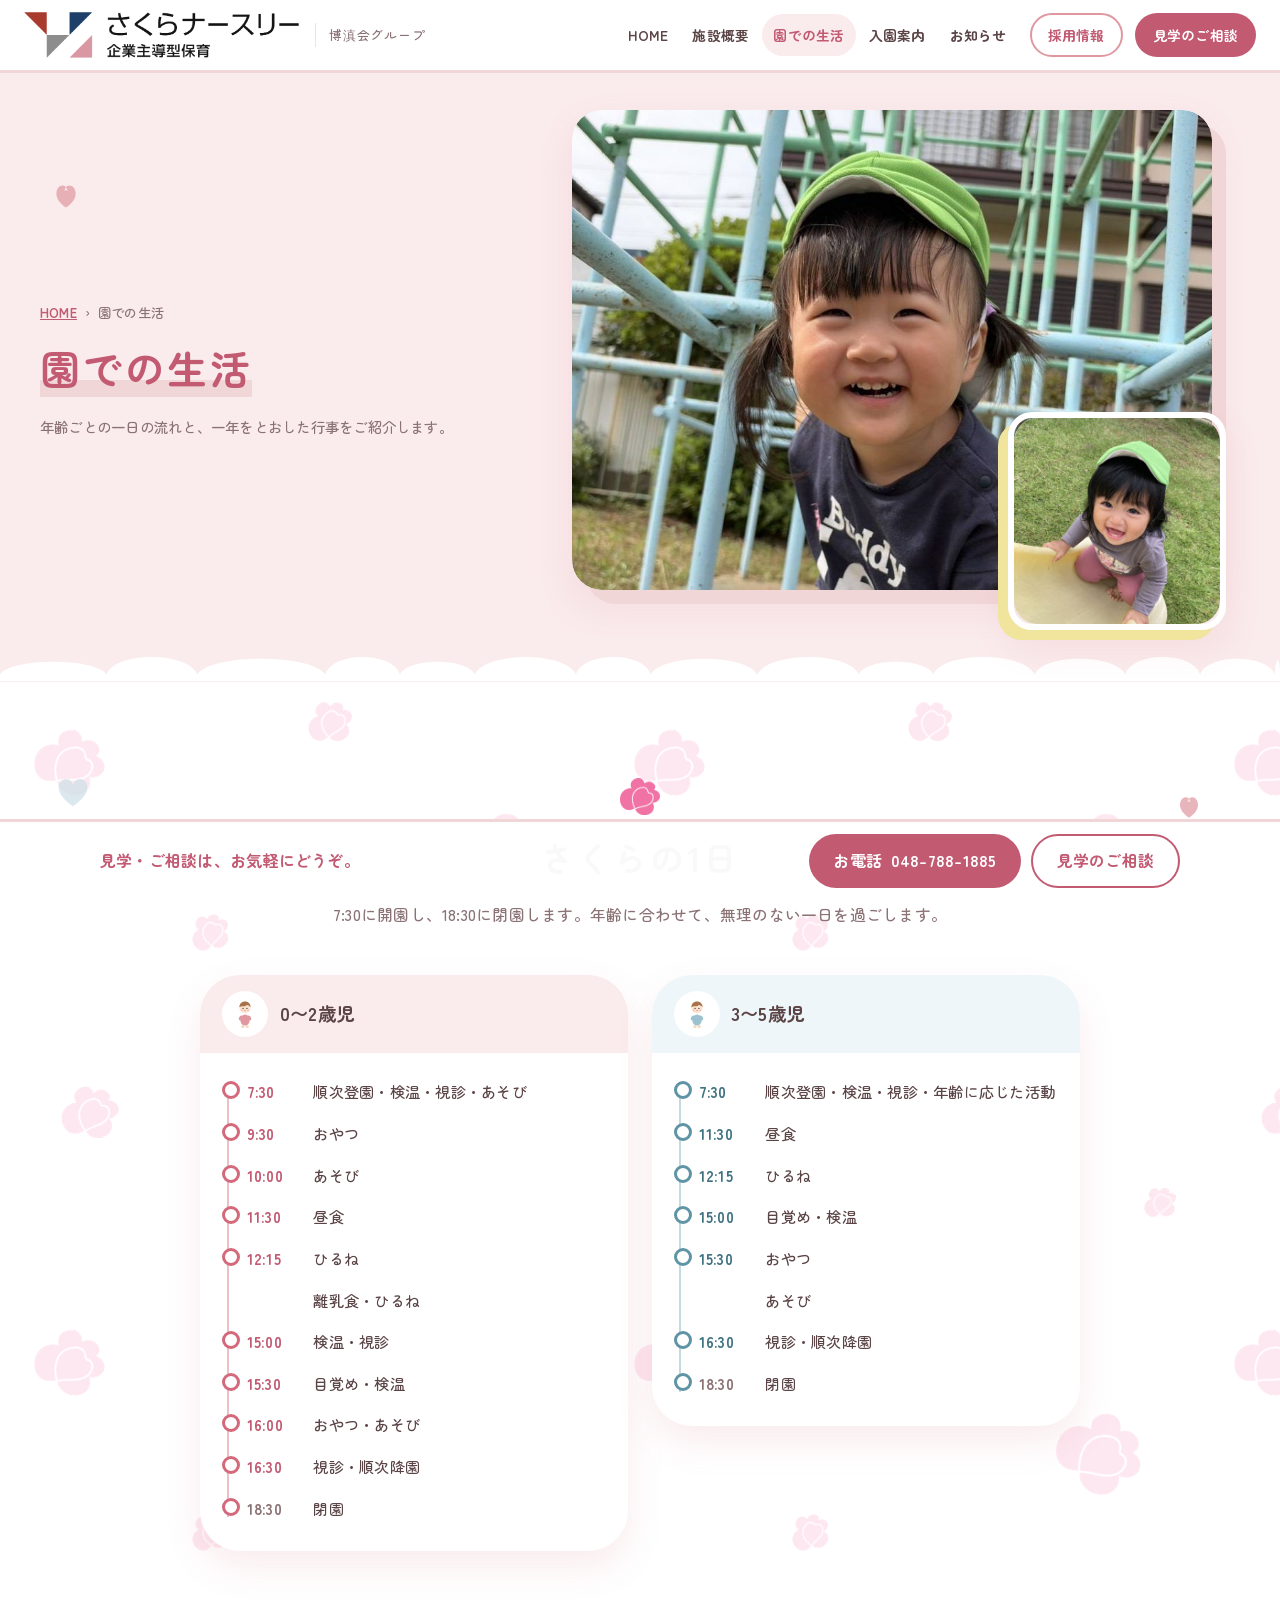
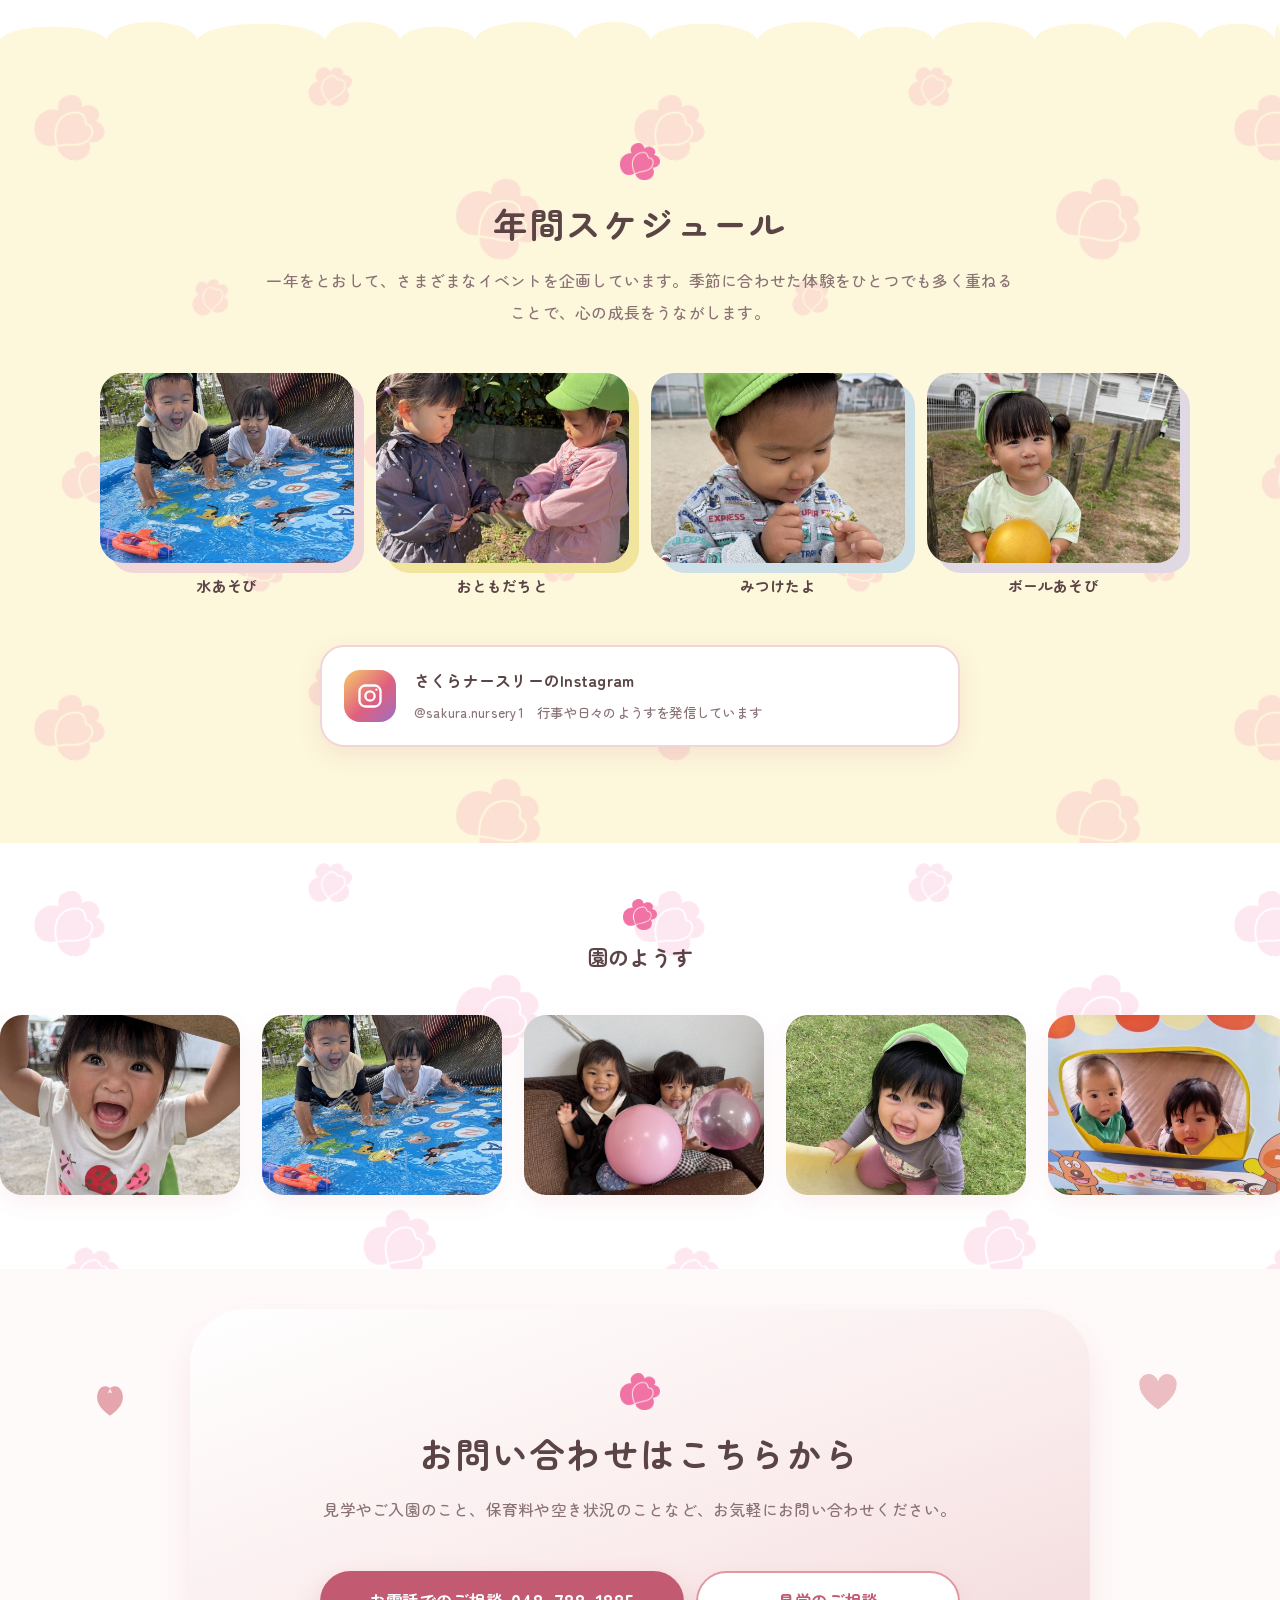
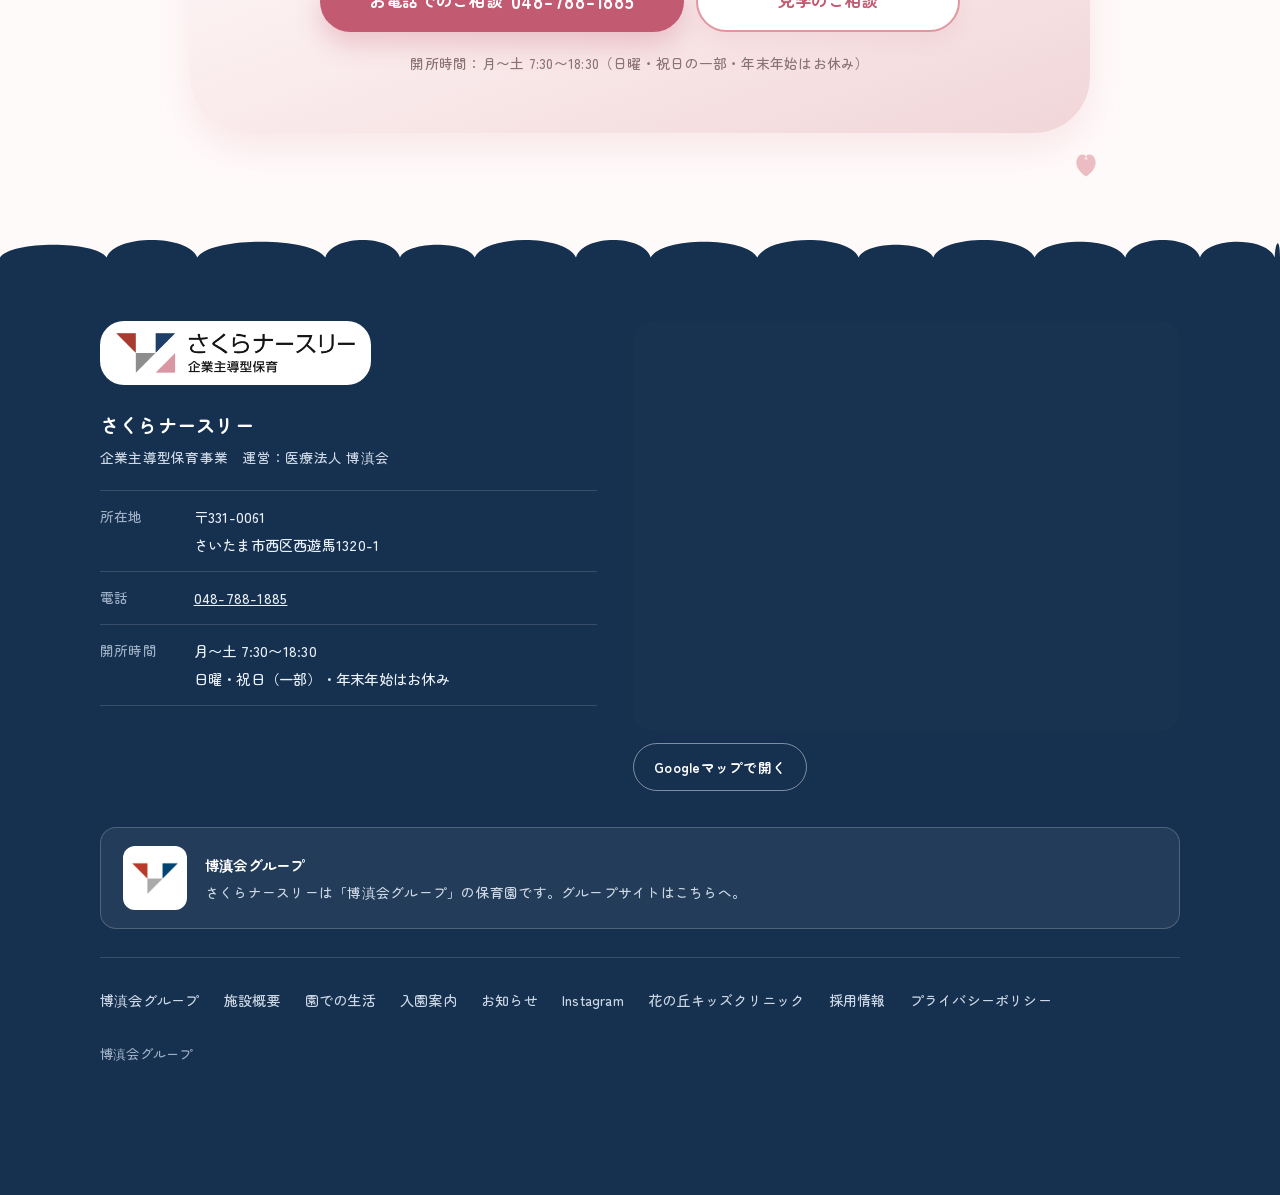
<file: life.html>
﻿<!DOCTYPE html>
<html lang="ja">
<head>
<meta charset="UTF-8">
<meta name="viewport" content="width=device-width, initial-scale=1">
<title>園での生活｜さくらナースリー｜博滇会グループ</title>
<!-- ★お試し公開のあいだは検索結果に出ないようにしています。本番公開のときはこの1行を削除してください★ -->
<meta name="robots" content="noindex,nofollow">
<meta name="description" content="さくらナースリー（さいたま市西区西遊馬）は、博滇会グループが運営する企業主導型保育園です。6か月から就学前まで、定員19名。月〜土 7:30〜18:30。見学はご予約制で承っております。">
<link rel="preconnect" href="https://fonts.googleapis.com">
<link rel="preconnect" href="https://fonts.gstatic.com" crossorigin>
<link href="https://fonts.googleapis.com/css2?family=Zen+Maru+Gothic:wght@500;700&display=swap" rel="stylesheet">
<link href="https://fonts.googleapis.com/css2?family=Zen+Kurenaido&display=swap&text=%E3%80%81%E3%80%82%E3%81%8F%E3%81%90%E3%81%A7%E3%81%AA%E3%81%AF%E3%81%BF%E3%82%80%E3%82%93%E4%BF%9D%E5%9C%92%E5%9C%B0%E5%9F%9F%E8%82%B2" rel="stylesheet">
<link rel="stylesheet" href="style.css?v=202610301545">
</head>
<body>
<!--
  さくらナースリー（博滇会グループ）　5ページ版　2026-10-19
  中身は博滇会サイトの今のページ（hakushinkai.jp/facilities/sakura/）を移しています。
  デザインは西遊馬保育園のリニューアル版と同じ作りです。
  ★写真は今の博滇会サイトのアドレスのまま読み込んでいます。
  ★1枚目の一行「地域みんなで、はぐくむ保育園。」は案です。
-->
<svg width="0" height="0" style="position:absolute" aria-hidden="true">
  <defs>
    <symbol id="i-heart" viewBox="0 0 24 24"><path d="M12 20.5S3.5 15.2 3.5 9.6A4.3 4.3 0 0 1 12 7.5a4.3 4.3 0 0 1 8.5 2.1c0 5.6-8.5 10.9-8.5 10.9z" fill="currentColor"/></symbol>
    <symbol id="i-petal" viewBox="0 0 24 24"><path d="M12 22C6 18 3.5 13.5 4.5 9 5.4 5 8.5 3 12 5.5 15.5 3 18.6 5 19.5 9c1 4.5-1.5 9-7.5 13z" fill="currentColor"/><path d="M12 5.5l-1.4 3.2L12 8l1.4.7z" fill="#fff" opacity=".8"/></symbol>
    <symbol id="kid" viewBox="0 0 40 70"><ellipse cx="20" cy="49" rx="11" ry="13" fill="currentColor"/><ellipse cx="9.5" cy="44" rx="3.2" ry="6" fill="currentColor" transform="rotate(25 9.5 44)"/><ellipse cx="30.5" cy="44" rx="3.2" ry="6" fill="currentColor" transform="rotate(-25 30.5 44)"/><ellipse cx="15" cy="64" rx="4" ry="3.6" fill="#f6d8c4"/><ellipse cx="25" cy="64" rx="4" ry="3.6" fill="#f6d8c4"/><circle cx="20" cy="20" r="13" fill="#fbe3d1"/><path d="M7 19c0-8 6-13 13-13s13 5 13 13c-3-3-6-5-9-5-1 2-4 3-8 3-4 0-7 1-9 2z" fill="#a9724a"/><circle cx="15.5" cy="22" r="1.5" fill="#4a3a35"/><circle cx="24.5" cy="22" r="1.5" fill="#4a3a35"/><ellipse cx="12.5" cy="26" rx="2.4" ry="1.6" fill="#f3a5a5" opacity=".75"/><ellipse cx="27.5" cy="26" rx="2.4" ry="1.6" fill="#f3a5a5" opacity=".75"/><path d="M18 26.5q2 1.6 4 0" stroke="#c4705e" stroke-width="1.1" fill="none" stroke-linecap="round"/></symbol>
  </defs>
</svg>
<header class="header">
  <a class="header__id" href="index.html">
    <img class="header__logoimg" src="logo-sakura.png" alt="さくらナースリー 企業主導型保育" width="856" height="143">
    <span class="group header__grp">博滇会グループ</span>
  </a>
  <nav class="gn" aria-label="サイトのご案内">
    <ul class="gn__list" id="gn-list"><li><a class="gn__a" href="index.html">HOME</a></li><li><a class="gn__a" href="about.html">施設概要</a></li><li><a class="gn__a is-cur" href="life.html" aria-current="page">園での生活</a></li><li><a class="gn__a" href="guide.html">入園案内</a></li><li><a class="gn__a" href="news.html">お知らせ</a></li></ul>
    <!-- ▼法人の採用サイト（うしろの ?utm_... は消さないでください） -->
    <a class="gn__recruit" id="btn-recruit-header" href="https://arwrk.net/recruit/hakushinkai?utm_source=sakura-nursery&amp;utm_medium=site&amp;utm_campaign=recruit" target="_blank" rel="noopener">採用情報</a>
    <a class="gnav__cta gn__cta" id="btn-visit-header" href="https://hakushinkai.jp/contact/?from=sakura-nursery&amp;place=header">見学のご相談</a>
    <button class="gn__toggle" type="button" aria-expanded="false" aria-controls="gn-list" aria-label="メニューを開く">
      <span class="gn__bars" aria-hidden="true"><span></span><span></span><span></span></span><span class="gn__togtxt">メニュー</span>
    </button>
  </nav>
</header>
<main class="phero dots wave-bottom pink-sec">
  <div class="bunting" aria-hidden="true"></div>
  <span class="float float--a" style="width:30px;height:30px;left:4%;top:110px;color:var(--pink2)" aria-hidden="true"><svg><use href="#i-petal"/></svg></span>
  <span class="float float--b" style="width:76px;height:44px;right:5%;top:84px;color:#fff" aria-hidden="true"><svg><use href="#i-heart"/></svg></span>
  <div class="phero__grid">
    <div class="phero__copy">
      <p class="crumb"><a href="index.html">HOME</a><span aria-hidden="true">›</span>園での生活</p>
      <h1 class="phero__ttl">園での生活</h1>
      <p class="phero__lead">年齢ごとの一日の流れと、一年をとおした行事をご紹介します。</p>
    </div>
    <div class="phero__photo">
      <figure class="pic pic--main"><img src="photo-5939.jpg" alt="ジャングルジムで笑う子ども" width="1200" height="800"></figure>
      <figure class="pic pic--sub"><img src="photo-5938.jpg" alt="芝生の上で遊ぶ子ども" loading="lazy"></figure>
    </div>
  </div>
</main>

<!-- ===== さくらの1日 ===== -->
<section class="section section--white wave-top white-sec" id="day" aria-labelledby="day-title">
  <span class="float float--b" style="width:70px;height:40px;left:3%;top:90px;color:var(--sky3)" aria-hidden="true"><svg><use href="#i-heart"/></svg></span>
  <span class="float float--a" style="width:28px;height:28px;right:6%;top:110px;color:var(--pink2)" aria-hidden="true"><svg><use href="#i-petal"/></svg></span>
  <div class="wrap">
    <h2 class="h2" id="day-title">さくらの1日</h2>
    <p class="lede">7:30に開園し、18:30に閉園します。年齢に合わせて、無理のない一日を過ごします。</p>
    <div class="days days--2">
      <div class="day day--0 k-pink">
        <p class="day__head"><i aria-hidden="true" style="color:var(--pink2)"><svg viewBox="0 0 40 70"><use href="#kid"/></svg></i>0〜2歳児</p>
        <ol><li><time>7:30</time><span>順次登園・検温・視診・あそび</span></li><li><time>9:30</time><span>おやつ</span></li><li><time>10:00</time><span>あそび</span></li><li><time>11:30</time><span>昼食</span></li><li><time>12:15</time><span>ひるね</span></li><li class="sub"><time></time><span>離乳食・ひるね</span></li><li><time>15:00</time><span>検温・視診</span></li><li><time>15:30</time><span>目覚め・検温</span></li><li><time>16:00</time><span>おやつ・あそび</span></li><li><time>16:30</time><span>視診・順次降園</span></li><li class="end"><time>18:30</time><span>閉園</span></li></ol>
      </div>
      <div class="day day--1 k-sky">
        <p class="day__head"><i aria-hidden="true" style="color:var(--sky2)"><svg viewBox="0 0 40 70"><use href="#kid"/></svg></i>3〜5歳児</p>
        <ol><li><time>7:30</time><span>順次登園・検温・視診・年齢に応じた活動</span></li><li><time>11:30</time><span>昼食</span></li><li><time>12:15</time><span>ひるね</span></li><li><time>15:00</time><span>目覚め・検温</span></li><li><time>15:30</time><span>おやつ</span></li><li class="sub"><time></time><span>あそび</span></li><li><time>16:30</time><span>視診・順次降園</span></li><li class="end"><time>18:30</time><span>閉園</span></li></ol>
      </div>
    </div>
  </div>
</section>

<!-- ===== 年間スケジュール ===== -->
<section class="section section--pink dots wave-top tint-yel yel-sec" aria-labelledby="event-title">
  <div class="wrap">
    <h2 class="h2" id="event-title">年間スケジュール</h2>
    <p class="lede">一年をとおして、さまざまなイベントを企画しています。季節に合わせた体験をひとつでも多く重ねることで、心の成長をうながします。</p>
    <div class="polas"><figure class="pola"><img src="photo-5926.jpg" alt="水あそびのようす" loading="lazy"><figcaption>水あそび</figcaption></figure><figure class="pola"><img src="photo-5953.jpg" alt="おともだちとのようす" loading="lazy"><figcaption>おともだちと</figcaption></figure><figure class="pola"><img src="photo-5950.jpg" alt="みつけたよのようす" loading="lazy"><figcaption>みつけたよ</figcaption></figure><figure class="pola"><img src="photo-5942.jpg" alt="ボールあそびのようす" loading="lazy"><figcaption>ボールあそび</figcaption></figure></div>
    <!-- ▼差し替え：月ごとの行事の一覧が届いたら、ここに入れます（西遊馬保育園と同じ「月ごとの行事」の形） -->

    <a class="insta" id="btn-insta" href="https://www.instagram.com/sakura.nursery1/" target="_blank" rel="noopener">
      <span class="insta__ico" aria-hidden="true"><svg viewBox="0 0 24 24" fill="none" stroke="#fff" stroke-width="2"><rect x="3" y="3" width="18" height="18" rx="5"/><circle cx="12" cy="12" r="4"/><circle cx="17.5" cy="6.5" r="1" fill="#fff" stroke="none"/></svg></span>
      <span><strong>さくらナースリーのInstagram</strong><small>@sakura.nursery1　行事や日々のようすを発信しています</small></span>
    </a>
  </div>
</section>

<!-- ===== 園のようす（写真が流れる帯） ===== -->
<section class="strip strip--nocap" aria-label="園のようす">
  <h2 class="strip__ttl">園のようす</h2>
  <div class="strip__track"><figure class="strip__item"><img src="photo-5929.jpg" alt="さくらナースリーのようす" loading="lazy"></figure><figure class="strip__item"><img src="photo-5926.jpg" alt="さくらナースリーのようす" loading="lazy"></figure><figure class="strip__item"><img src="photo-5913.jpg" alt="さくらナースリーのようす" loading="lazy"></figure><figure class="strip__item"><img src="photo-5938.jpg" alt="さくらナースリーのようす" loading="lazy"></figure><figure class="strip__item"><img src="photo-5917.jpg" alt="さくらナースリーのようす" loading="lazy"></figure><figure class="strip__item"><img src="photo-5939.jpg" alt="さくらナースリーのようす" loading="lazy"></figure><figure class="strip__item"><img src="photo-5941.jpg" alt="さくらナースリーのようす" loading="lazy"></figure><figure class="strip__item"><img src="photo-5942.jpg" alt="さくらナースリーのようす" loading="lazy"></figure><figure class="strip__item"><img src="photo-5948.jpg" alt="さくらナースリーのようす" loading="lazy"></figure><figure class="strip__item"><img src="photo-5953.jpg" alt="さくらナースリーのようす" loading="lazy"></figure><figure class="strip__item"><img src="photo-5950.jpg" alt="さくらナースリーのようす" loading="lazy"></figure><figure class="strip__item"><img src="photo-5955.jpg" alt="さくらナースリーのようす" loading="lazy"></figure><figure class="strip__item"><img src="photo-5956.jpg" alt="さくらナースリーのようす" loading="lazy"></figure><figure class="strip__item"><img src="photo-5940.jpg" alt="さくらナースリーのようす" loading="lazy"></figure><div class="strip__dup" aria-hidden="true"><figure class="strip__item"><img src="photo-5929.jpg" alt="" aria-hidden="true" loading="lazy"></figure><figure class="strip__item"><img src="photo-5926.jpg" alt="" aria-hidden="true" loading="lazy"></figure><figure class="strip__item"><img src="photo-5913.jpg" alt="" aria-hidden="true" loading="lazy"></figure><figure class="strip__item"><img src="photo-5938.jpg" alt="" aria-hidden="true" loading="lazy"></figure><figure class="strip__item"><img src="photo-5917.jpg" alt="" aria-hidden="true" loading="lazy"></figure><figure class="strip__item"><img src="photo-5939.jpg" alt="" aria-hidden="true" loading="lazy"></figure><figure class="strip__item"><img src="photo-5941.jpg" alt="" aria-hidden="true" loading="lazy"></figure><figure class="strip__item"><img src="photo-5942.jpg" alt="" aria-hidden="true" loading="lazy"></figure><figure class="strip__item"><img src="photo-5948.jpg" alt="" aria-hidden="true" loading="lazy"></figure><figure class="strip__item"><img src="photo-5953.jpg" alt="" aria-hidden="true" loading="lazy"></figure><figure class="strip__item"><img src="photo-5950.jpg" alt="" aria-hidden="true" loading="lazy"></figure><figure class="strip__item"><img src="photo-5955.jpg" alt="" aria-hidden="true" loading="lazy"></figure><figure class="strip__item"><img src="photo-5956.jpg" alt="" aria-hidden="true" loading="lazy"></figure><figure class="strip__item"><img src="photo-5940.jpg" alt="" aria-hidden="true" loading="lazy"></figure></div></div>
</section>
<!-- ===== 最後のご相談 ===== -->
<section class="cta" aria-labelledby="cta-title">
  <div class="bunting" aria-hidden="true"></div>
  <span class="float float--a is-yel" style="width:40px;height:40px;left:7%;top:110px" aria-hidden="true"><svg><use href="#i-petal"/></svg></span>
  <span class="float float--b" style="width:90px;height:52px;right:6%;top:96px" aria-hidden="true"><svg><use href="#i-heart"/></svg></span>
  <span class="float float--a" style="width:30px;height:30px;right:14%;bottom:50px" aria-hidden="true"><svg><use href="#i-petal"/></svg></span>
  <div class="wrap">
    <h2 class="h2" id="cta-title"><span>お問い合わせは</span><span>こちらから</span></h2>
    <p class="lede" style="text-align:center">見学やご入園のこと、保育料や空き状況のことなど、お気軽にお問い合わせください。</p>
    <div class="actions">
      <a class="btn btn--tel" id="btn-tel-2" href="tel:0487881885"><span>お電話でのご相談</span><span class="num-t">048-788-1885</span></a>
      <a class="btn btn--visit" id="btn-visit-2" href="https://hakushinkai.jp/contact/?from=sakura-nursery&amp;place=cta"><span>見学のご相談</span></a>
    </div>
    <p class="note">開所時間：月〜土 7:30〜18:30（日曜・祝日の一部・年末年始はお休み）</p>
  </div>
</section>
<!-- ===== フッター ===== -->
<footer class="footer">
  <div class="wrap footer__grid">
    <div>
      <span class="footer__logo"><img src="logo-sakura.png" alt="さくらナースリー 企業主導型保育" width="856" height="143" loading="lazy"></span>
      <span class="name">さくらナースリー</span>
      <span class="name-sub">企業主導型保育事業　運営：医療法人 博滇会</span>
      <dl class="access">
        <div><dt>所在地</dt><dd>〒331-0061<br>さいたま市西区西遊馬1320-1</dd></div>
        <div><dt>電話</dt><dd><a href="tel:0487881885">048-788-1885</a></dd></div>
        <div><dt>開所時間</dt><dd>月〜土 7:30〜18:30<br>日曜・祝日（一部）・年末年始はお休み</dd></div>
      </dl>
    </div>
    <div>
      <iframe src="https://maps.google.com/maps?q=%E5%9F%BC%E7%8E%89%E7%9C%8C%E3%81%95%E3%81%84%E3%81%9F%E3%81%BE%E5%B8%82%E8%A5%BF%E5%8C%BA%E8%A5%BF%E9%81%8A%E9%A6%AC1320-1&amp;z=16&amp;output=embed" title="さくらナースリーの地図" loading="lazy" referrerpolicy="no-referrer-when-downgrade"></iframe>
      <a class="map-link" id="btn-map" href="https://www.google.com/maps/search/?api=1&amp;query=%E5%9F%BC%E7%8E%89%E7%9C%8C%E3%81%95%E3%81%84%E3%81%9F%E3%81%BE%E5%B8%82%E8%A5%BF%E5%8C%BA%E8%A5%BF%E9%81%8A%E9%A6%AC1320-1" target="_blank" rel="noopener">Googleマップで開く</a>
    </div>
  </div>
  <div class="wrap">
    <a class="orgcard" id="btn-org" href="https://hakushinkai.jp/" target="_blank" rel="noopener">
      <span class="orgcard__logo" style="width:64px;height:64px;padding:8px;flex:none;display:flex;align-items:center;justify-content:center;background:#fff;border-radius:12px;overflow:hidden"><img src="logo-hakushinkai.png" alt="博滇会グループのマーク" width="240" height="164" style="width:100%;height:auto;max-height:100%;object-fit:contain;display:block"></span>
      <span><strong>博滇会グループ</strong><small>さくらナースリーは「博滇会グループ」の保育園です。グループサイトはこちらへ。</small></span>
    </a>
  </div>
  <nav class="wrap footer__links" aria-label="関連リンク">
    <a href="https://hakushinkai.jp/">博滇会グループ</a>
    <a href="about.html">施設概要</a><a href="life.html">園での生活</a><a href="guide.html">入園案内</a><a href="news.html">お知らせ</a>
    <a href="https://www.instagram.com/sakura.nursery1/" target="_blank" rel="noopener">Instagram</a>
    <a href="https://hakushinkai.jp/facilities/hananookakidsclinic/">花の丘キッズクリニック</a>
    <a id="btn-recruit-footer" href="https://arwrk.net/recruit/hakushinkai?utm_source=sakura-nursery&amp;utm_medium=site&amp;utm_campaign=recruit" target="_blank" rel="noopener">採用情報</a>
    <a href="https://hakushinkai.jp/privacy-policy/">プライバシーポリシー</a>
  </nav>
  <p class="wrap group">博滇会グループ</p>
</footer>

<!-- ===== 画面下のお問い合わせバー ===== -->
<div class="callbar">
  <div class="callbar__inner">
    <p class="callbar__msg">見学・ご相談は、お気軽にどうぞ。</p>
    <div class="callbar__btns">
      <a class="cbtn cbtn--tel" id="btn-tel-bar" href="tel:0487881885"><span class="only-sp">電話する</span><span class="only-pc">お電話&nbsp;&nbsp;048-788-1885</span></a>
      <a class="cbtn cbtn--visit" id="btn-visit-bar" href="https://hakushinkai.jp/contact/?from=sakura-nursery&amp;place=bar"><span class="only-sp">見学・相談</span><span class="only-pc">見学のご相談</span></a>
    </div>
  </div>
</div>

<script>
/* 画面下のバーを、1枚目のボタンと最後のご相談が見えているあいだだけ隠します。 */
(function () {
  var bar = document.querySelector('.callbar');
  if (!bar || !('IntersectionObserver' in window)) return;
  var fv = document.querySelector('.fv .actions');
  var cta = document.querySelector('.cta');
  var foot = document.querySelector('.footer');
  var s = { fv:false, cta:false, foot:false };
  var io = new IntersectionObserver(function (es) {
    es.forEach(function (e) { if (e.target === fv) s.fv = e.isIntersecting; else if (e.target === foot) s.foot = e.isIntersecting; else s.cta = e.isIntersecting; });
    bar.classList.toggle('is-hidden', s.fv || s.cta || s.foot);
  }, { threshold: 0.2 });
  if (fv) io.observe(fv);
  if (cta) io.observe(cta);
  if (foot) io.observe(foot);
})();
</script>
<script>
/* スマホのメニューの開け閉め */
(function(){
  var nav=document.querySelector('.gn'); if(!nav) return;
  var btn=nav.querySelector('.gn__toggle');
  function set(o){ nav.classList.toggle('is-open',o); btn.setAttribute('aria-expanded',o?'true':'false'); btn.setAttribute('aria-label',o?'メニューを閉じる':'メニューを開く'); }
  btn.addEventListener('click',function(){ set(btn.getAttribute('aria-expanded')!=='true'); });
  document.addEventListener('click',function(e){ if(!nav.contains(e.target)) set(false); });
  document.addEventListener('keydown',function(e){ if(e.key==='Escape') set(false); });
  nav.querySelectorAll('.gn__a').forEach(function(a){ a.addEventListener('click',function(){ set(false); }); });
})();
</script>
</body>
</html>
</file>
<file: style.css>
﻿@charset "UTF-8";

/* =========================================================
   色（ここを変えればページ全体の色が変わります）
   ========================================================= */
:root{
  --pink1:   #d4697b;   /* ピンク1：飾り・大きな見出しの差し色 */
  --pink2:   #e097a0;   /* ピンク2：飾り・枠 */
  --pink3:   #f1d6d8;   /* ピンク3：うすい面 */
  --pink4:   #faebec;   /* ピンク3をさらにうすく：地の色 */
  --deep:    #b04d5f;   /* ピンクを濃くした色：白い文字を乗せるボタン・面、小さな差し色の文字 */
  --deep-d:  #943e4f;   /* 押したとき */
  --bg:      #fffaf8;   /* ページの地（ほんのりピンクがかった白） */
  --white:   #ffffff;
  --ink:     #3a2f33;   /* 本文の文字（あたたかい濃い色） */
  --ink-soft:#6e5f64;
  --line:    #f0dadc;
  /* 博滇会カラー一覧表の展開色（2026-10-06 第4版で追加） */
  --yel1:#dfaa17; --yel2:#e4c939; --yel3:#f1e49c; --yel4:#fdf7dc; --yel-ink:#8a6707;
  --sky1:#5e94a4; --sky2:#9cc1cf; --sky3:#cde0e7; --sky4:#eef6f9; --sky-ink:#3f7280;
  --pur1:#9786a5; --pur2:#b9aac0; --pur3:#e0d9e3; --pur4:#f3eff5; --pur-ink:#6f5e7e;
  --rainbow: linear-gradient(90deg, var(--pink2) 0 25%, var(--yel2) 25% 50%, var(--sky2) 50% 75%, var(--pur2) 75% 100%);
  --navy:    #1e4068;   /* 博滇会の深藍（フッターだけ） */
  --navy-d:  #16304f;
  --shadow:  0 8px 24px rgba(176,77,95,.10);
  --maxw:    1080px;
  --round:   "Zen Maru Gothic", "Hiragino Maru Gothic ProN", "Hiragino Kaku Gothic ProN", system-ui, sans-serif;
}

*{ box-sizing:border-box; margin:0; padding:0; }
html{ scroll-behavior:smooth; }
body{
  background:var(--bg); color:var(--ink);
  font-family: system-ui, -apple-system, "Hiragino Kaku Gothic ProN", "Noto Sans JP", "Yu Gothic", Meiryo, sans-serif;
  line-height:1.95; letter-spacing:.015em; -webkit-font-smoothing:antialiased;
  overflow-x:hidden;
}
img{ max-width:100%; display:block; }
a{ color:var(--deep); }
.wrap{ width:100%; max-width:var(--maxw); margin:0 auto; position:relative; z-index:1; }
.sr-only{ position:absolute; width:1px; height:1px; overflow:hidden; clip:rect(0 0 0 0); white-space:nowrap; }

/* =========================================================
   飾りの部品
   ========================================================= */
/* ガーランド（三角の旗） */
.bunting{
  height:56px; width:100%;
  background:url("data:image/svg+xml;utf8,<svg xmlns='http://www.w3.org/2000/svg' viewBox='0 0 600 60' preserveAspectRatio='none'><path d='M0 6 Q300 40 600 6' fill='none' stroke='%236e5f64' stroke-width='1.2' stroke-dasharray='3 3'/><polygon points='12,9.2 48,9.2 30,39.2' fill='%23d4697b'/><polygon points='72,14.7 108,14.7 90,44.7' fill='%23e4c939'/><polygon points='132,18.8 168,18.8 150,48.8' fill='%239cc1cf'/><polygon points='192,21.5 228,21.5 210,51.5' fill='%23e097a0'/><polygon points='252,22.8 288,22.8 270,52.8' fill='%23b9aac0'/><polygon points='312,22.8 348,22.8 330,52.8' fill='%23dfaa17'/><polygon points='372,21.5 408,21.5 390,51.5' fill='%23d4697b'/><polygon points='432,18.8 468,18.8 450,48.8' fill='%239cc1cf'/><polygon points='492,14.7 528,14.7 510,44.7' fill='%23e4c939'/><polygon points='552,9.2 588,9.2 570,39.2' fill='%23b9aac0'/></svg>") no-repeat center top / 100% 100%;
  pointer-events:none;
}
@media (max-width:760px){ .bunting{ height:40px; } }

/* 水玉の面 */
.dots{
  background-color:var(--pink4);
  background-image:radial-gradient(circle, rgba(224,151,160,.28) 3px, transparent 3.5px);
  background-size:28px 28px;
}

/* 波の境目（上下） */
.wave-top, .wave-bottom{ position:relative; }
.wave-top::before, .wave-bottom::after{
  content:""; position:absolute; left:0; right:0; height:34px; pointer-events:none; z-index:0;
  background-repeat:no-repeat; background-size:100% 100%;
}
.wave-top::before{ top:-33px; background-image:var(--wave-up); }
.wave-bottom::after{ bottom:-33px; background-image:var(--wave-down); z-index:2; }
.pink-sec{
  --wave-up:url("data:image/svg+xml;utf8,<svg xmlns='http://www.w3.org/2000/svg' viewBox='0 0 1200 34' preserveAspectRatio='none'><path d='M0 34 C 150 4 300 4 450 18 C 600 32 750 32 900 16 C 1050 2 1150 8 1200 14 L1200 34 Z' fill='%23faebec'/></svg>");
  --wave-down:url("data:image/svg+xml;utf8,<svg xmlns='http://www.w3.org/2000/svg' viewBox='0 0 1200 34' preserveAspectRatio='none'><path d='M0 0 L1200 0 L1200 20 C 1050 32 900 32 750 18 C 600 4 450 4 300 18 C 150 32 50 28 0 20 Z' fill='%23faebec'/></svg>");
}
.white-sec{
  --wave-up:url("data:image/svg+xml;utf8,<svg xmlns='http://www.w3.org/2000/svg' viewBox='0 0 1200 34' preserveAspectRatio='none'><path d='M0 34 C 200 2 400 6 600 18 C 800 30 1000 30 1200 8 L1200 34 Z' fill='%23ffffff'/></svg>");
  --wave-down:url("data:image/svg+xml;utf8,<svg xmlns='http://www.w3.org/2000/svg' viewBox='0 0 1200 34' preserveAspectRatio='none'><path d='M0 0 L1200 0 L1200 14 C 1000 34 800 30 600 18 C 400 6 200 4 0 22 Z' fill='%23ffffff'/></svg>");
}

/* 浮かぶ星・雲・ハート */
.float{ position:absolute; pointer-events:none; z-index:0; color:var(--pink2); }
.float svg{ width:100%; height:100%; display:block; }
.float--a{ animation:bob 7s ease-in-out infinite alternate; }
.float--b{ animation:bob 9s ease-in-out -3s infinite alternate; }
@keyframes bob{ from{ transform:translateY(0) rotate(-6deg); } to{ transform:translateY(-14px) rotate(8deg); } }

/* =========================================================
   見出し
   ========================================================= */
.section{ padding:96px 24px; position:relative; }
.section--white{ background:var(--white); }
.section--pink{ background-color:var(--pink4); }
.eng{
  display:block; text-align:center; font-family:"Zen Kurenaido", var(--round);
  color:var(--pink1); font-size:1.15rem; letter-spacing:.12em; margin-bottom:.1em;
}
.h2{
  font-family:var(--round); font-weight:700;
  font-size:clamp(1.5rem, 4.4vw, 2.15rem); line-height:1.6; letter-spacing:.05em;
  color:var(--ink); text-align:center; margin:0 0 .4em;
}
.h2 span{ display:inline-block; white-space:nowrap; }
/* 手描き風の下線 */
.h2::after{
  content:""; display:block; width:120px; height:14px; margin:.35em auto 0;
  background:url("data:image/svg+xml;utf8,<svg xmlns='http://www.w3.org/2000/svg' viewBox='0 0 120 14'><path d='M3 9 C 20 3 34 13 50 7 S 82 3 96 8 S 112 10 117 5' fill='none' stroke='%23e097a0' stroke-width='4' stroke-linecap='round'/></svg>") no-repeat center / contain;
}
.num{ color:var(--pink1); font-size:1.35em; padding:0 .04em; }
.lede{ color:var(--ink-soft); font-size:.98rem; line-height:2.05; margin:0 auto 2.8em; max-width:760px; text-align:center; }
.h3-pill{
  display:inline-flex; align-items:center; gap:.5em; font-family:var(--round); font-weight:700;
  background:var(--white); color:var(--deep); border:2px dashed var(--pink2);
  border-radius:999px; padding:6px 20px; font-size:1.02rem; margin-bottom:1em;
}

/* =========================================================
   上の帯
   ========================================================= */
.header{
  position:sticky; top:0; z-index:60;
  display:flex; align-items:center; justify-content:space-between; gap:14px;
  padding:12px 24px; background:rgba(255,255,255,.96); border-bottom:0;
  backdrop-filter:blur(6px);
  box-shadow:0 4px 0 -0px transparent;
}
.header__id{ display:flex; align-items:center; gap:.7em; min-width:0; text-decoration:none; color:inherit; }
.header__logo{
  flex:none; width:40px; height:40px; border-radius:50%; background:var(--pink3);
  display:grid; place-items:center;
}
.header__logo svg{ width:26px; height:26px; }
.header__txt{ display:flex; align-items:baseline; gap:.8em; flex-wrap:wrap; }
.header .facility{ font-family:var(--round); font-size:1.35rem; font-weight:700; letter-spacing:.06em; color:var(--ink); }
.header .group{ font-size:.8rem; color:var(--ink-soft); letter-spacing:.06em; }
.gnav{ display:flex; align-items:center; gap:2px; }
.gnav a{
  font-family:var(--round); font-size:.86rem; font-weight:700; color:var(--ink); text-decoration:none;
  padding:9px 12px; border-radius:999px; white-space:nowrap;
}
.gnav a:hover{ background:var(--pink4); color:var(--deep); }
.gnav .gnav__recruit{ border:2px solid var(--pink2); margin-left:6px; }
.gnav .gnav__cta{ background:var(--deep); color:#fff; margin-left:6px; padding:9px 18px; }
.gnav .gnav__cta:hover{ background:var(--deep-d); color:#fff; }
@media (max-width:1000px){ .gnav .gnav__page{ display:none; } }
@media (max-width:560px){
  .header{ padding:9px 14px; }
  .header__txt{ flex-direction:column; gap:0; }
  .header .facility{ font-size:1.08rem; line-height:1.35; }
  .header .group{ font-size:.68rem; }
  .header__logo{ width:34px; height:34px; }
  .gnav .gnav__recruit{ display:none; }
  .gnav .gnav__cta{ padding:8px 13px; font-size:.8rem; }
}

/* =========================================================
   1枚目
   ========================================================= */
.fv{ position:relative; overflow:hidden; padding:20px 24px 96px; }
.fv .bunting{ position:absolute; top:0; left:0; }
.fv__grid{
  max-width:var(--maxw); margin:0 auto; position:relative; z-index:1;
  display:grid; grid-template-columns:minmax(0,1fr) minmax(0,1.1fr); gap:40px; align-items:center;
  padding-top:56px;
}
.fv__copy{ text-align:left; }
.fv__place{
  display:inline-block; font-family:var(--round); font-weight:700; font-size:.9rem;
  background:var(--white); color:var(--deep); border-radius:999px; padding:4px 16px; margin-bottom:1.1em;
  box-shadow:0 3px 10px rgba(176,77,95,.12);
}
.lead{
  font-family:"Zen Kurenaido", var(--round); font-weight:400;
  font-size:clamp(2.2rem, 5.6vw, 4rem); line-height:1.45; color:var(--deep);
  margin-bottom:.5em;
  opacity:0; transform:translateY(14px); animation:rise .9s cubic-bezier(.22,.61,.36,1) .15s forwards;
}
.lead span{ display:inline-block; white-space:nowrap; }
.lead em{ font-style:normal; background:linear-gradient(transparent 62%, var(--pink3) 62%); padding:0 .06em; }
@keyframes rise{ to{ opacity:1; transform:none; } }
.fv__text{ color:var(--ink-soft); margin-bottom:1.6em; max-width:30em; }

.tags{ display:flex; flex-wrap:wrap; gap:8px; list-style:none; margin:0 0 1.8em; }
.tags li{
  font-family:var(--round); font-size:.86rem; font-weight:700; color:var(--deep);
  background:var(--white); border:2px solid var(--pink3); border-radius:999px; padding:4px 14px; white-space:nowrap;
}

/* 写真の枠（まるい形） */
.fv__photo{ position:relative; }
.blob{
  position:relative; aspect-ratio:1/1; overflow:hidden;
  border-radius:58% 42% 52% 48% / 46% 54% 46% 54%;
  border:10px solid var(--white); box-shadow:0 18px 40px rgba(176,77,95,.18);
  background:var(--pink4);
}
.blob > svg{ width:100%; height:100%; display:block; }
.fv__ring{ position:absolute; border-radius:50%; z-index:-1; }
.fv__ring--1{ width:38%; aspect-ratio:1; background:var(--pink3); right:-6%; top:-4%; }
.fv__ring--2{ width:22%; aspect-ratio:1; border:3px dashed var(--pink2); left:-4%; bottom:4%; }
.fv__badge{
  position:absolute; left:2%; top:6%; z-index:2; width:120px; height:120px;
  display:grid; place-items:center; text-align:center; line-height:1.3;
  font-family:var(--round); font-weight:700; color:#fff; font-size:.9rem;
  background:url("data:image/svg+xml;utf8,<svg xmlns='http://www.w3.org/2000/svg' viewBox='0 0 100 100'><g fill='%23b04d5f'><circle cx='50' cy='50' r='36'/><circle cx='84' cy='50' r='16'/><circle cx='74' cy='74' r='16'/><circle cx='50' cy='84' r='16'/><circle cx='26' cy='74' r='16'/><circle cx='16' cy='50' r='16'/><circle cx='26' cy='26' r='16'/><circle cx='50' cy='16' r='16'/><circle cx='74' cy='26' r='16'/></g></svg>") no-repeat center / contain;
  transform:rotate(-8deg);
}
.fv__badge b{ display:block; font-size:1.5rem; }
.ph-note{ position:absolute; right:10px; bottom:10px; font-size:.68rem; color:var(--ink-soft); background:rgba(255,255,255,.9); border-radius:999px; padding:2px 10px; z-index:2; }

.actions{ display:flex; flex-wrap:wrap; gap:12px; }
.btn{
  display:flex; align-items:center; justify-content:center; gap:.5em; flex-wrap:wrap;
  min-height:60px; padding:12px 26px; border-radius:999px;
  font-family:var(--round); font-size:1.02rem; font-weight:700; letter-spacing:.04em; text-decoration:none;
  transition:background-color .18s ease, color .18s ease, transform .14s ease, box-shadow .18s ease;
}
.btn > span{ white-space:nowrap; }
.btn--tel{ flex:1 1 300px; background:var(--deep); color:#fff; box-shadow:0 5px 0 var(--deep-d); }
.btn--tel:hover{ transform:translateY(2px); box-shadow:0 3px 0 var(--deep-d); }
.btn--tel .num-t{ font-size:1.2rem; letter-spacing:.04em; }
.btn--visit{ flex:1 1 200px; background:#fff; color:var(--deep); border:2px solid var(--deep); box-shadow:0 5px 0 var(--pink3); }
.btn--visit:hover{ transform:translateY(2px); box-shadow:0 3px 0 var(--pink3); }
.btn:active{ transform:translateY(5px); box-shadow:none; }
.fv__note{ margin-top:1.2em; font-size:.86rem; color:var(--ink-soft); }

@media (max-width:860px){
  .fv{ padding-bottom:72px; }
  .fv__grid{ grid-template-columns:minmax(0,1fr); gap:28px; padding-top:40px; }
  .fv__photo{ order:-1; max-width:440px; width:88%; margin:0 auto; }
  .fv__copy{ text-align:center; }
  .tags, .actions{ justify-content:center; }
  .fv__text{ margin-left:auto; margin-right:auto; }
  .fv__badge{ width:96px; height:96px; font-size:.78rem; }
  .fv__badge b{ font-size:1.2rem; }
}

/* =========================================================
   保育方針
   ========================================================= */
.policy{ display:grid; gap:22px; grid-template-columns:repeat(4, minmax(0,1fr)); }
@media (max-width:900px){ .policy{ grid-template-columns:repeat(2, minmax(0,1fr)); } }
@media (max-width:480px){ .policy{ grid-template-columns:minmax(0,1fr); } }
.pcard{
  position:relative; text-align:center; background:var(--white); border-radius:28px;
  padding:34px 18px 26px; box-shadow:var(--shadow); border:2px solid var(--pink3);
  transition:transform .2s ease;
}
.pcard:nth-child(odd){ transform:rotate(-1.2deg); }
.pcard:nth-child(even){ transform:rotate(1.2deg); }
.pcard:hover{ transform:rotate(0) translateY(-4px); }
.pcard__no{
  position:absolute; top:-16px; left:50%; transform:translateX(-50%);
  font-family:var(--round); font-weight:700; color:#fff; background:var(--pink1);
  width:36px; height:36px; border-radius:50%; display:grid; place-items:center; font-size:1rem;
  border:3px solid var(--white);
}
.pcard__ico{ width:84px; height:84px; margin:0 auto 14px; border-radius:50%; background:var(--pink4); display:grid; place-items:center; }
.pcard__ico svg{ width:50px; height:50px; }
.pcard h3{ font-family:var(--round); font-size:1.08rem; line-height:1.65; color:var(--ink); }

.quote{
  position:relative; margin:56px auto 0; max-width:840px; background:var(--white);
  border-radius:32px; padding:40px 40px 34px; box-shadow:var(--shadow);
  border:2px dashed var(--pink2);
}
.quote__cap{
  position:absolute; top:-18px; left:50%; transform:translateX(-50%);
  font-family:var(--round); font-weight:700; color:#fff; background:var(--deep);
  border-radius:999px; padding:4px 22px; font-size:.95rem; white-space:nowrap;
}
.quote p{ line-height:2.1; }
.quote strong{ color:var(--deep); background:linear-gradient(transparent 66%, var(--pink3) 66%); }
@media (max-width:600px){ .quote{ padding:34px 22px 26px; } }

/* =========================================================
   特徴（イラスト・写真つき）
   ========================================================= */
.features{ display:grid; gap:24px; grid-template-columns:repeat(4, minmax(0,1fr)); }
@media (max-width:980px){ .features{ grid-template-columns:repeat(2, minmax(0,1fr)); } }
@media (max-width:520px){ .features{ grid-template-columns:minmax(0,1fr); } }
.fcard{ background:var(--white); border-radius:28px; overflow:hidden; box-shadow:var(--shadow); border:2px solid var(--pink3); }
.fcard__pic{ position:relative; aspect-ratio:4/3; background:var(--pink4); }
.fcard__pic svg{ width:100%; height:100%; display:block; }
.fcard__body{ padding:20px 22px 26px; }
.fcard h3{ font-family:var(--round); font-size:1.1rem; color:var(--deep); line-height:1.6; margin-bottom:.4em; }
.fcard p{ font-size:.93rem; color:var(--ink-soft); }
.fcard a{ font-weight:700; }

/* =========================================================
   一日の流れ
   ========================================================= */
.days{ display:grid; gap:24px; grid-template-columns:repeat(3, minmax(0,1fr)); align-items:start; }
@media (max-width:900px){ .days{ grid-template-columns:minmax(0,1fr); max-width:520px; margin:0 auto; } }
.day{ background:var(--white); border-radius:28px; box-shadow:var(--shadow); overflow:hidden; border:2px solid var(--pink3); }
.day__head{
  display:flex; align-items:center; gap:12px; padding:16px 22px;
  background:var(--hd); font-family:var(--round); font-weight:700; font-size:1.15rem; color:var(--hdink);
}
.day__head i{ width:46px; height:46px; border-radius:50%; background:#fff; display:grid; place-items:center; flex:none; }
.day__head svg{ width:30px; height:30px; }
.day--0{ --hd:var(--pink3); --hdink:var(--ink); }
.day--1{ --hd:var(--pink2); --hdink:var(--ink); }
.day--3{ --hd:var(--pink1); --hdink:#fff; }
.day--3 .day__head{ background:var(--deep); }
.day ol{ list-style:none; padding:18px 22px 22px; position:relative; }
.day ol::before{ content:""; position:absolute; left:calc(22px + 5px); top:30px; bottom:34px; border-left:2px dotted var(--pink2); }
.day li{ display:grid; grid-template-columns:14px 3.7em 1fr; gap:.7em; align-items:baseline; padding:6px 0; font-size:.95rem; position:relative; }
.day li::before{ content:""; width:12px; height:12px; border-radius:50%; background:var(--white); border:3px solid var(--pink1); position:relative; top:1px; }
.day time{ font-family:var(--round); font-weight:700; color:var(--deep); font-variant-numeric:tabular-nums; }
.day .ext::before{ border-color:var(--pink3); }
.day .ext time, .day .ext span{ color:var(--ink-soft); }

/* =========================================================
   年間行事
   ========================================================= */
.months{ display:grid; gap:16px; grid-template-columns:repeat(4, minmax(0,1fr)); }
@media (max-width:900px){ .months{ grid-template-columns:repeat(2, minmax(0,1fr)); } }
@media (max-width:480px){ .months{ grid-template-columns:minmax(0,1fr); } }
.month{
  display:flex; gap:14px; align-items:center; background:var(--white);
  border-radius:24px; padding:14px 16px; box-shadow:var(--shadow);
}
.month__badge{
  flex:none; width:64px; height:64px; display:grid; place-items:center; text-align:center;
  font-family:var(--round); font-weight:700; line-height:1; color:var(--bdink);
  background:var(--flower) no-repeat center / contain;
}
.month__badge b{ font-size:1.35rem; display:block; }
.month__badge small{ font-size:.72rem; }
.m-a{ --bdink:#fff; --flower:url("data:image/svg+xml;utf8,<svg xmlns='http://www.w3.org/2000/svg' viewBox='0 0 100 100'><g fill='%23b04d5f'><circle cx='50' cy='50' r='36'/><circle cx='84' cy='50' r='16'/><circle cx='74' cy='74' r='16'/><circle cx='50' cy='84' r='16'/><circle cx='26' cy='74' r='16'/><circle cx='16' cy='50' r='16'/><circle cx='26' cy='26' r='16'/><circle cx='50' cy='16' r='16'/><circle cx='74' cy='26' r='16'/></g></svg>"); }
.m-b{ --bdink:var(--ink); --flower:url("data:image/svg+xml;utf8,<svg xmlns='http://www.w3.org/2000/svg' viewBox='0 0 100 100'><g fill='%23e097a0'><circle cx='50' cy='50' r='36'/><circle cx='84' cy='50' r='16'/><circle cx='74' cy='74' r='16'/><circle cx='50' cy='84' r='16'/><circle cx='26' cy='74' r='16'/><circle cx='16' cy='50' r='16'/><circle cx='26' cy='26' r='16'/><circle cx='50' cy='16' r='16'/><circle cx='74' cy='26' r='16'/></g></svg>"); }
.m-c{ --bdink:var(--ink); --flower:url("data:image/svg+xml;utf8,<svg xmlns='http://www.w3.org/2000/svg' viewBox='0 0 100 100'><g fill='%23f1d6d8'><circle cx='50' cy='50' r='36'/><circle cx='84' cy='50' r='16'/><circle cx='74' cy='74' r='16'/><circle cx='50' cy='84' r='16'/><circle cx='26' cy='74' r='16'/><circle cx='16' cy='50' r='16'/><circle cx='26' cy='26' r='16'/><circle cx='50' cy='16' r='16'/><circle cx='74' cy='26' r='16'/></g></svg>"); }
.month ul{ list-style:none; font-size:.93rem; line-height:1.75; }
.month li::before{ content:"♡ "; color:var(--pink2); font-size:.8em; }

.two{ display:grid; gap:28px; grid-template-columns:repeat(2, minmax(0,1fr)); margin-top:3.2em; }
@media (max-width:760px){ .two{ grid-template-columns:minmax(0,1fr); } }
.box{ background:var(--white); border-radius:28px; padding:26px 26px 28px; box-shadow:var(--shadow); }
.chips{ display:flex; flex-wrap:wrap; gap:10px; list-style:none; }
.chips li{
  background:var(--pink4); border-radius:999px; padding:6px 16px; font-size:.92rem;
  font-family:var(--round); font-weight:700; color:var(--ink);
}

/* =========================================================
   病児保育
   ========================================================= */
.byoji{ display:grid; gap:28px; grid-template-columns:minmax(0,1fr) minmax(0,1.25fr); align-items:start; }
@media (max-width:860px){ .byoji{ grid-template-columns:minmax(0,1fr); } }
.byoji__card{ background:var(--white); border-radius:32px; padding:28px; box-shadow:var(--shadow); border:2px solid var(--pink3); position:relative; }
.byoji__ill{ width:110px; height:110px; margin:-70px auto 10px; border-radius:50%; background:var(--white); border:4px solid var(--pink3); display:grid; place-items:center; }
.byoji__ill svg{ width:70px; height:70px; }
.facts{ list-style:none; display:grid; gap:12px; }
.facts li{ background:var(--pink4); border-radius:18px; padding:14px 18px; }
.facts .t{ display:block; font-size:.8rem; color:var(--ink-soft); }
.facts .v{ display:block; font-family:var(--round); font-size:1.2rem; font-weight:700; color:var(--deep); line-height:1.5; }
.facts small{ color:var(--ink-soft); }

.tablebox{ background:var(--white); border-radius:24px; overflow-x:auto; box-shadow:var(--shadow); border:2px solid var(--pink3); }
table{ border-collapse:collapse; width:100%; font-size:.95rem; }
th, td{ padding:15px 20px; border-bottom:1px dashed var(--line); text-align:left; vertical-align:top; }
tr:last-child th, tr:last-child td{ border-bottom:none; }
th{ width:30%; min-width:8em; background:var(--pink4); color:var(--deep); font-family:var(--round); font-weight:700; }
td small{ color:var(--ink-soft); }
.fee{ min-width:440px; }
.fee thead th{ background:var(--deep); color:#fff; width:auto; }
.fee td.yen{ font-family:var(--round); font-weight:700; color:var(--deep); white-space:nowrap; font-size:1.08rem; }
.notes{ margin-top:16px; font-size:.9rem; color:var(--ink-soft); list-style:none; }
.notes li{ padding-left:1.1em; text-indent:-1.1em; margin-bottom:.4em; }
.notes li::before{ content:"※"; }
.linkbtn{
  display:inline-flex; align-items:center; gap:.5em; margin-top:18px;
  border:2px solid var(--deep); border-radius:999px; padding:10px 22px; min-height:52px;
  font-family:var(--round); font-weight:700; text-decoration:none; color:var(--deep); background:#fff;
}
.linkbtn:hover{ background:var(--deep); color:#fff; }
.linkbtn svg{ width:16px; height:16px; }
.classes{ display:flex; flex-wrap:wrap; gap:6px; margin-top:.6em; }
.classes span{ background:var(--pink4); border:1px solid var(--pink3); border-radius:999px; padding:1px 12px; font-size:.85rem; white-space:nowrap; }

/* =========================================================
   職員募集
   ========================================================= */
.perks{ display:grid; gap:18px; grid-template-columns:repeat(3, minmax(0,1fr)); margin-bottom:2.2em; }
@media (max-width:760px){ .perks{ grid-template-columns:minmax(0,1fr); } }
.perk{ background:#fff; border-radius:28px; padding:24px 20px; text-align:center; box-shadow:var(--shadow); }
.perk .big{ display:block; font-family:var(--round); font-size:1.55rem; font-weight:700; color:var(--ink); line-height:1.35; }
.perk span{ font-size:.92rem; color:var(--ink-soft); }
.more{ background:#fff; border-radius:22px; overflow:hidden; margin-bottom:12px; box-shadow:var(--shadow); }
.more summary{
  cursor:pointer; list-style:none; padding:16px 22px; min-height:58px;
  display:flex; justify-content:space-between; align-items:center; gap:12px;
  font-family:var(--round); font-weight:700; color:var(--ink);
}
.more summary::-webkit-details-marker{ display:none; }
.more summary::after{ content:"＋"; flex:none; width:30px; height:30px; border-radius:50%; background:var(--pink3); color:var(--deep); display:grid; place-items:center; }
.more[open] summary::after{ content:"－"; }
.more__body{ padding:0 22px 22px; }
.more table{ font-size:.92rem; }
.more th{ width:26%; }
.more .tablebox{ box-shadow:none; }
.center{ text-align:center; }
.recruit__actions{ display:flex; justify-content:center; margin-top:2.2em; }
.recruit__actions .btn--tel{ flex:0 1 380px; }

/* =========================================================
   園のようす
   ========================================================= */
.post{ display:grid; grid-template-columns:minmax(0,.9fr) minmax(0,1.1fr); background:var(--white); border-radius:32px; overflow:hidden; box-shadow:var(--shadow); max-width:860px; margin:0 auto; border:2px solid var(--pink3); }
.post__pic{ position:relative; background:var(--pink4); min-height:240px; }
.post__pic svg{ width:100%; height:100%; display:block; position:absolute; inset:0; }
.post__body{ padding:28px 30px; }
.post__date{ display:inline-block; font-size:.8rem; font-weight:700; color:#fff; background:var(--pink1); border-radius:999px; padding:1px 12px; }
.post h3{ font-family:var(--round); font-size:1.2rem; color:var(--ink); margin:.4em 0 .5em; }
.post p{ font-size:.94rem; color:var(--ink-soft); }
@media (max-width:700px){ .post{ grid-template-columns:minmax(0,1fr); } .post__pic{ min-height:0; aspect-ratio:16/10; } }

/* =========================================================
   最後のご相談
   ========================================================= */
.cta{ position:relative; overflow:hidden; background:var(--deep); color:#fff; padding:96px 24px 90px; text-align:center; }
.cta .bunting{ position:absolute; top:0; left:0; opacity:.9; }
.cta .eng{ color:var(--pink3); }
.cta .h2{ color:#fff; }
.cta .h2::after{ filter:brightness(0) invert(1); opacity:.7; }
.cta .lede{ color:rgba(255,255,255,.9); }
.cta .actions{ justify-content:center; max-width:640px; margin:0 auto; }
.cta .btn--tel{ background:#fff; color:var(--deep); box-shadow:0 5px 0 var(--pink2); }
.cta .btn--visit{ background:transparent; color:#fff; border-color:#fff; box-shadow:0 5px 0 rgba(0,0,0,.15); }
.cta .note{ margin-top:1.3em; font-size:.86rem; color:rgba(255,255,255,.88); }
.cta .float{ color:rgba(255,255,255,.22); }

/* =========================================================
   フッター（博滇会の深藍・ほかの施設とそろえています）
   ========================================================= */
.footer{ background:var(--navy-d); color:#cdd8e4; padding:56px 24px calc(44px + 84px); font-size:.9rem; }
.footer__grid{ display:grid; gap:36px; grid-template-columns:minmax(0,1fr) minmax(0,1.1fr); }
@media (max-width:760px){ .footer__grid{ grid-template-columns:minmax(0,1fr); } }
.footer .name{ color:#fff; font-family:var(--round); font-weight:700; font-size:1.2rem; display:block; }
.footer .name-sub{ display:block; font-size:.85rem; margin-bottom:1.4em; }
.access > div{ display:grid; grid-template-columns:5.5em minmax(0,1fr); gap:1em; padding:12px 0; border-bottom:1px solid rgba(255,255,255,.14); }
.access > div:first-child{ border-top:1px solid rgba(255,255,255,.14); }
.access dt{ color:#9db0c6; font-size:.85rem; }
.access dd{ color:#e9f0f7; }
.access a{ color:#e9f0f7; }
.footer iframe{ width:100%; max-width:100%; aspect-ratio:4/3; border:0; border-radius:20px; background:#17334f; display:block; }
.map-link{ display:inline-flex; margin-top:12px; padding:10px 20px; border:1px solid rgba(255,255,255,.45); border-radius:999px; color:#fff; text-decoration:none; font-weight:700; font-size:.85rem; }
.map-link:hover{ background:#fff; color:var(--navy-d); }
.orgcard{
  display:flex; align-items:center; gap:18px; margin-top:36px; padding:18px 22px;
  background:rgba(255,255,255,.06); border:1px solid rgba(255,255,255,.2); border-radius:16px;
  color:#fff; text-decoration:none;
}
.orgcard:hover{ background:rgba(255,255,255,.12); }
.orgcard__logo{ flex:none; width:60px; height:60px; border-radius:12px; background:#fff; color:var(--navy); display:grid; place-items:center; font-weight:700; font-size:.8rem; text-align:center; line-height:1.2; }
.orgcard small{ display:block; color:#cdd8e4; font-size:.85rem; }
.footer__links{ display:flex; flex-wrap:wrap; gap:6px 24px; margin-top:28px; padding-top:22px; border-top:1px solid rgba(255,255,255,.14); }
.footer__links a{ color:#cdd8e4; text-decoration:none; font-size:.88rem; min-height:40px; display:inline-flex; align-items:center; }
.footer__links a:hover{ color:#fff; text-decoration:underline; }
.footer .group{ margin-top:1.6em; font-size:.82rem; color:#9db0c6; }

/* =========================================================
   画面下のお問い合わせバー
   ========================================================= */
.callbar{
  position:fixed; left:0; right:0; bottom:0; z-index:50;
  background:rgba(255,255,255,.97); border-top:3px solid var(--pink3);
  padding:12px 24px calc(12px + env(safe-area-inset-bottom, 0px));
  transition:transform .32s ease, opacity .32s ease;
}
.callbar.is-hidden{ transform:translateY(115%); opacity:0; pointer-events:none; }
.callbar__inner{ max-width:var(--maxw); margin:0 auto; display:flex; align-items:center; justify-content:space-between; gap:18px; }
.callbar__msg{ font-family:var(--round); color:var(--deep); font-weight:700; white-space:nowrap; }
.callbar__btns{ display:flex; gap:10px; }
.cbtn{ display:inline-flex; align-items:center; justify-content:center; min-height:54px; padding:8px 24px; border-radius:999px; font-family:var(--round); font-weight:700; text-decoration:none; white-space:nowrap; }
.cbtn--tel{ background:var(--deep); color:#fff; }
.cbtn--visit{ background:#fff; color:var(--deep); border:2px solid var(--deep); }
.only-sp{ display:none; }
@media (max-width:760px){
  .callbar{ padding:10px 14px calc(10px + env(safe-area-inset-bottom, 0px)); }
  .callbar__msg{ display:none; }
  .callbar__btns{ flex:1; }
  .cbtn{ flex:1; padding:8px 10px; }
  .only-sp{ display:inline; }
  .only-pc{ display:none; }
}

@media (max-width:760px){
  .section{ padding:64px 18px; }
  .lede{ text-align:left; }
  .cta{ padding:72px 18px 64px; }
  th, td{ padding:12px 14px; }
}
@media (prefers-reduced-motion: reduce){
  .lead{ animation:none; opacity:1; transform:none; }
  .float--a, .float--b{ animation:none; }
  .callbar, .btn, .pcard{ transition:none; }
}

/* =========================================================
   第4版（2026-10-06）：ピンクを軸に、黄色・水色・紫を足して元気に
   ========================================================= */
.header::after{ content:""; position:absolute; left:0; right:0; bottom:-5px; height:5px; background:var(--rainbow); }
.callbar{ border-top:0; }
.callbar::before{ content:""; position:absolute; left:0; right:0; top:-5px; height:5px; background:var(--rainbow); }

/* 色の組（カード・見出しに順番に当てる） */
.k-pink{ --c:var(--pink1); --c2:var(--pink2); --c3:var(--pink3); --c4:var(--pink4); --cink:var(--deep); }
.k-yel { --c:var(--yel1);  --c2:var(--yel2);  --c3:var(--yel3);  --c4:var(--yel4);  --cink:var(--yel-ink); }
.k-sky { --c:var(--sky1);  --c2:var(--sky2);  --c3:var(--sky3);  --c4:var(--sky4);  --cink:var(--sky-ink); }
.k-pur { --c:var(--pur1);  --c2:var(--pur2);  --c3:var(--pur3);  --c4:var(--pur4);  --cink:var(--pur-ink); }

/* 面の色（水玉つき） */
.tint-sky{ background-color:var(--sky4) !important; background-image:radial-gradient(circle, rgba(156,193,207,.5) 3px, transparent 3.5px) !important; background-size:28px 28px; }
.tint-yel{ background-color:var(--yel4) !important; background-image:radial-gradient(circle, rgba(228,201,57,.35) 3px, transparent 3.5px) !important; background-size:28px 28px; }
.tint-pur{ background-color:var(--pur4) !important; background-image:radial-gradient(circle, rgba(185,170,192,.45) 3px, transparent 3.5px) !important; background-size:28px 28px; }
.sky-sec{ --wave-up:url("data:image/svg+xml;utf8,<svg xmlns='http://www.w3.org/2000/svg' viewBox='0 0 1200 34' preserveAspectRatio='none'><path d='M0 34 C 150 4 300 4 450 18 C 600 32 750 32 900 16 C 1050 2 1150 8 1200 14 L1200 34 Z' fill='%23eef6f9'/></svg>"); }
.yel-sec{ --wave-up:url("data:image/svg+xml;utf8,<svg xmlns='http://www.w3.org/2000/svg' viewBox='0 0 1200 34' preserveAspectRatio='none'><path d='M0 34 C 150 4 300 4 450 18 C 600 32 750 32 900 16 C 1050 2 1150 8 1200 14 L1200 34 Z' fill='%23fdf7dc'/></svg>"); }
.pur-sec{ --wave-up:url("data:image/svg+xml;utf8,<svg xmlns='http://www.w3.org/2000/svg' viewBox='0 0 1200 34' preserveAspectRatio='none'><path d='M0 34 C 150 4 300 4 450 18 C 600 32 750 32 900 16 C 1050 2 1150 8 1200 14 L1200 34 Z' fill='%23f3eff5'/></svg>"); }
.tint-sky .eng{ color:var(--sky-ink); } .tint-yel .eng{ color:var(--yel-ink); } .tint-pur .eng{ color:var(--pur-ink); }

/* 見出しの下線を、4色の波に */
.h2::after{
  width:132px;
  background:url("data:image/svg+xml;utf8,<svg xmlns='http://www.w3.org/2000/svg' viewBox='0 0 132 14'><g fill='none' stroke-width='4' stroke-linecap='round'><path d='M4 9 C 14 3 24 3 33 8' stroke='%23e097a0'/><path d='M36 8 C 46 13 56 13 65 7' stroke='%23e4c939'/><path d='M68 7 C 78 2 88 3 97 8' stroke='%239cc1cf'/><path d='M100 8 C 110 13 120 12 128 6' stroke='%23b9aac0'/></g></svg>") no-repeat center / contain;
}

/* 1枚目 */
.fv .tags li:nth-child(4n+1){ border-color:var(--pink2); }
.fv .tags li:nth-child(4n+2){ border-color:var(--yel2); color:var(--yel-ink); }
.fv .tags li:nth-child(4n+3){ border-color:var(--sky2); color:var(--sky-ink); }
.fv .tags li:nth-child(4n+4){ border-color:var(--pur2); color:var(--pur-ink); }
.fv__ring--1{ background:var(--yel3); }
.fv__ring--2{ border-color:var(--sky2); }
.fv__place{ color:var(--sky-ink); }
.lead em{ background:linear-gradient(transparent 62%, var(--yel3) 62%); }
.fv__badge{ color:var(--ink);
  background:url("data:image/svg+xml;utf8,<svg xmlns='http://www.w3.org/2000/svg' viewBox='0 0 100 100'><g fill='%23e4c939'><circle cx='50' cy='50' r='36'/><circle cx='84' cy='50' r='16'/><circle cx='74' cy='74' r='16'/><circle cx='50' cy='84' r='16'/><circle cx='26' cy='74' r='16'/><circle cx='16' cy='50' r='16'/><circle cx='26' cy='26' r='16'/><circle cx='50' cy='16' r='16'/><circle cx='74' cy='26' r='16'/></g></svg>") no-repeat center / contain; }

/* 保育方針のカード */
.pcard{ border-color:var(--c3); }
.pcard__no{ background:var(--c); }
.pcard__ico{ background:var(--c4); }
.pcard h3{ color:var(--ink); }
.pcard::after{ content:""; position:absolute; left:22px; right:22px; bottom:-2px; height:6px; border-radius:6px 6px 0 0; background:var(--c2); }

.quote{ border-color:var(--yel2); }
.quote strong{ background:linear-gradient(transparent 66%, var(--yel3) 66%); }

/* 特徴のカード */
.fcard{ border-color:var(--c3); }
.fcard__pic{ background:var(--c4); }
.fcard h3{ color:var(--cink); }
.fcard__body{ border-top:5px solid var(--c2); }

/* 一日の流れ */
.day{ border-color:var(--c3); }
.day .day__head{ background:var(--c3); color:var(--ink); }
.day li::before{ border-color:var(--c); }
.day ol::before{ border-left-color:var(--c2); }
.day time{ color:var(--cink); }

/* 年間行事 */
.m-d{ --bdink:var(--ink); --flower:url("data:image/svg+xml;utf8,<svg xmlns='http://www.w3.org/2000/svg' viewBox='0 0 100 100'><g fill='%23b9aac0'><circle cx='50' cy='50' r='36'/><circle cx='84' cy='50' r='16'/><circle cx='74' cy='74' r='16'/><circle cx='50' cy='84' r='16'/><circle cx='26' cy='74' r='16'/><circle cx='16' cy='50' r='16'/><circle cx='26' cy='26' r='16'/><circle cx='50' cy='16' r='16'/><circle cx='74' cy='26' r='16'/></g></svg>"); }
.m-b{ --flower:url("data:image/svg+xml;utf8,<svg xmlns='http://www.w3.org/2000/svg' viewBox='0 0 100 100'><g fill='%23e4c939'><circle cx='50' cy='50' r='36'/><circle cx='84' cy='50' r='16'/><circle cx='74' cy='74' r='16'/><circle cx='50' cy='84' r='16'/><circle cx='26' cy='74' r='16'/><circle cx='16' cy='50' r='16'/><circle cx='26' cy='26' r='16'/><circle cx='50' cy='16' r='16'/><circle cx='74' cy='26' r='16'/></g></svg>"); }
.m-c{ --flower:url("data:image/svg+xml;utf8,<svg xmlns='http://www.w3.org/2000/svg' viewBox='0 0 100 100'><g fill='%239cc1cf'><circle cx='50' cy='50' r='36'/><circle cx='84' cy='50' r='16'/><circle cx='74' cy='74' r='16'/><circle cx='50' cy='84' r='16'/><circle cx='26' cy='74' r='16'/><circle cx='16' cy='50' r='16'/><circle cx='26' cy='26' r='16'/><circle cx='50' cy='16' r='16'/><circle cx='74' cy='26' r='16'/></g></svg>"); }
.month:nth-child(4n+1) li::before{ color:var(--pink1); }
.month:nth-child(4n+2) li::before{ color:var(--yel1); }
.month:nth-child(4n+3) li::before{ color:var(--sky1); }
.month:nth-child(4n+4) li::before{ color:var(--pur1); }

.chips li:nth-child(4n+1){ background:var(--pink4); }
.chips li:nth-child(4n+2){ background:var(--yel4); }
.chips li:nth-child(4n+3){ background:var(--sky4); }
.chips li:nth-child(4n+4){ background:var(--pur4); }
.box:first-child .h3-pill{ border-color:var(--sky2); color:var(--sky-ink); }
.box:last-child .h3-pill{ border-color:var(--pur2); color:var(--pur-ink); }

.classes span:nth-child(4n+1){ background:var(--pink4); border-color:var(--pink3); }
.classes span:nth-child(4n+2){ background:var(--yel4); border-color:var(--yel3); }
.classes span:nth-child(4n+3){ background:var(--sky4); border-color:var(--sky3); }
.classes span:nth-child(4n+4){ background:var(--pur4); border-color:var(--pur3); }

/* 園の概要の表 */
.tint-pur .tablebox{ border-color:var(--pur3); }
.tint-pur th{ background:var(--pur4); color:var(--pur-ink); }

/* 病児保育 */
.byoji__card{ border-color:var(--sky3); }
.byoji__ill{ border-color:var(--sky3); }
.facts li{ background:var(--sky4); }
.facts .v{ color:var(--sky-ink); }

/* 園のようす */
.post{ border-color:var(--yel3); }
.post__date{ background:var(--yel2); color:var(--ink); }

/* 最後のご相談 */
.cta .eng{ color:var(--yel3); }
.cta .float{ color:rgba(255,255,255,.28); }
.cta .float.is-yel{ color:var(--yel2); opacity:.85; }

/* =========================================================
   第5版（2026-10-06）：園のロゴと、今のサイトの写真を入れました
   ========================================================= */
.header__id{ gap:1em; }
.header__logoimg{ height:46px; width:auto; display:block; }
.header__grp{ font-size:.78rem; color:var(--ink-soft); white-space:nowrap; border-left:1px solid var(--line); padding-left:1em; }
@media (max-width:560px){ .header__logoimg{ height:30px; } .header__grp{ display:none; } }

.footer__logo{ display:inline-block; background:#fff; border-radius:14px; padding:12px 16px; margin-bottom:14px; }
.footer__logo img{ height:40px; width:auto; display:block; }

/* 1枚目の写真 */
.blob img{ width:100%; height:100%; object-fit:cover; display:block; }
.fv__mini{
  position:absolute; margin:0; width:34%; aspect-ratio:1/1; border-radius:50%; overflow:hidden;
  border:7px solid #fff; box-shadow:0 10px 26px rgba(58,47,51,.18); z-index:2;
}
.fv__mini img{ width:100%; height:100%; object-fit:cover; display:block; }
.fv__mini--1{ left:-7%; bottom:-6%; border-color:var(--yel2); }
.fv__mini--2{ right:-5%; bottom:6%; width:28%; border-color:var(--sky2); }
@media (max-width:860px){ .fv__mini--1{ left:-4%; } .fv__mini--2{ right:-2%; } }

/* 特徴カードの写真 */
.fcard__pic img{ width:100%; height:100%; object-fit:cover; display:block; }

/* 元のサイトのイラスト帯（動物・おもちゃ） */
.deco-strip{ display:block; width:100%; max-width:980px; height:auto; margin:56px auto 0; }
.deco-strip--toys{ max-width:none; width:calc(100% + 48px); margin:56px -24px -96px; }
@media (max-width:760px){ .deco-strip--toys{ width:calc(100% + 36px); margin:40px -18px -64px; } }

/* 行事の写真（ポラロイド風・マスキングテープつき） */
.polas{ display:grid; gap:26px 22px; grid-template-columns:repeat(4, minmax(0,1fr)); margin:0 0 3em; }
@media (max-width:900px){ .polas{ grid-template-columns:repeat(2, minmax(0,1fr)); } }
.pola{
  position:relative; margin:0; background:#fff; padding:10px 10px 12px; border-radius:6px;
  box-shadow:0 8px 20px rgba(58,47,51,.12); transition:transform .2s ease;
}
.pola:nth-child(4n+1){ transform:rotate(-2.2deg); --tape:var(--pink2); }
.pola:nth-child(4n+2){ transform:rotate(1.6deg);  --tape:var(--sky2); }
.pola:nth-child(4n+3){ transform:rotate(-1.2deg); --tape:var(--yel2); }
.pola:nth-child(4n+4){ transform:rotate(2deg);    --tape:var(--pur2); }
.pola:hover{ transform:rotate(0) scale(1.03); z-index:2; }
.pola::before{
  content:""; position:absolute; top:-10px; left:50%; width:64px; height:20px; margin-left:-32px;
  background:var(--tape); opacity:.85; transform:rotate(-4deg); border-radius:2px;
}
.pola img{ width:100%; aspect-ratio:4/3; object-fit:cover; display:block; border-radius:3px; background:var(--pink4); }
.pola figcaption{ margin-top:8px; font-family:var(--round); font-weight:700; font-size:.92rem; line-height:1.5; display:flex; align-items:center; gap:.5em; flex-wrap:wrap; }
.pola figcaption span{ font-size:.75rem; background:var(--yel3); color:var(--ink); border-radius:999px; padding:0 9px; }

/* そのほかの活動の写真 */
.box{ position:relative; }
.box__pic{ float:right; width:120px; height:120px; object-fit:cover; object-position:20% 20%; border-radius:50%; border:5px solid var(--pur3); margin:-10px 0 8px 12px; }

/* 園の概要の写真 */
.about-grid{ display:grid; gap:20px; grid-template-columns:repeat(2, minmax(0,1fr)); margin-top:2em; }
@media (max-width:600px){ .about-grid{ grid-template-columns:minmax(0,1fr); } }
.about-photo{ position:relative; margin:0; border-radius:24px; overflow:hidden; box-shadow:var(--shadow); border:6px solid #fff; }
.about-photo img{ width:100%; aspect-ratio:3/2; object-fit:cover; display:block; }
.about-photo figcaption{ position:absolute; left:12px; bottom:12px; background:#fff; border-radius:999px; padding:2px 14px; font-family:var(--round); font-weight:700; font-size:.88rem; color:var(--pur-ink); }

/* 園のようすの写真 */
.post__pic img{ position:absolute; inset:0; width:100%; height:100%; object-fit:cover; }

@media (prefers-reduced-motion: reduce){ .pola{ transition:none; } }

/* =========================================================
   6ページ版で足したもの（2026-10-06）
   ========================================================= */

/* ---- 上の帯のメニュー（6ページ） ---- */
.header{ gap:10px; }
.gn{ display:flex; align-items:center; gap:6px; position:relative; }
.gn__list{ list-style:none; display:flex; align-items:center; gap:2px; margin:0; padding:0; }
.gn__a{
  display:inline-flex; align-items:center; padding:8px 11px; border-radius:999px;
  font-family:var(--round); font-weight:700; font-size:.86rem; color:var(--ink); text-decoration:none; white-space:nowrap;
}
.gn__a:hover{ background:var(--pink4); color:var(--deep); }
.gn__a.is-cur{ background:var(--yel3); color:var(--ink); }
.gn__cta{ margin-left:6px; }
.gn__toggle{
  display:none; align-items:center; gap:8px; cursor:pointer;
  background:#fff; border:2px solid var(--pink3); border-radius:999px; padding:7px 13px; min-height:42px;
  font:inherit; font-family:var(--round); font-weight:700; font-size:.82rem; color:var(--deep);
}
.gn__bars{ position:relative; width:18px; height:13px; display:inline-block; }
.gn__bars span{ position:absolute; left:0; width:100%; height:2px; border-radius:2px; background:var(--deep); transition:transform .2s, opacity .2s; }
.gn__bars span:nth-child(1){ top:0; } .gn__bars span:nth-child(2){ top:5.5px; } .gn__bars span:nth-child(3){ top:11px; }
.gn.is-open .gn__bars span:nth-child(1){ transform:translateY(5.5px) rotate(45deg); }
.gn.is-open .gn__bars span:nth-child(2){ opacity:0; }
.gn.is-open .gn__bars span:nth-child(3){ transform:translateY(-5.5px) rotate(-45deg); }
@media (max-width:1180px){
  .gn__toggle{ display:inline-flex; }
  .gn__list{
    display:none; position:absolute; right:0; top:calc(100% + 14px); z-index:80;
    flex-direction:column; align-items:stretch; gap:2px;
    width:min(300px, calc(100vw - 28px)); background:#fff; border-radius:20px; padding:10px;
    box-shadow:0 14px 34px rgba(58,47,51,.18); border:2px solid var(--pink3);
  }
  .gn.is-open .gn__list{ display:flex; }
  .gn__a{ display:flex; padding:13px 16px; font-size:1rem; border-radius:14px; }
}
@media (max-width:560px){
  .gn__togtxt{ display:none; }
  .gn__toggle{ padding:8px 11px; }
  .gn__cta{ padding:8px 12px !important; font-size:.78rem !important; }
}

/* ---- 下のページの1枚目 ---- */
.phero{ position:relative; overflow:hidden; padding:20px 24px 80px; }
.phero .bunting{ position:absolute; top:0; left:0; }
.phero__grid{
  max-width:var(--maxw); margin:0 auto; position:relative; z-index:1; padding-top:48px;
  display:grid; grid-template-columns:minmax(0,1.1fr) minmax(0,.9fr); gap:40px; align-items:center;
}
.crumb{ font-size:.82rem; color:var(--ink-soft); margin-bottom:1.2em; display:flex; gap:.6em; align-items:center; }
.crumb a{ color:var(--deep); font-weight:700; }
.phero__eng{ text-align:left; }
.phero__ttl{
  font-family:var(--round); font-weight:700; font-size:clamp(2rem, 5.4vw, 3.2rem); line-height:1.35;
  letter-spacing:.06em; color:var(--deep); margin:.1em 0 .45em;
  background:linear-gradient(transparent 66%, var(--yel3) 66%); display:inline;
}
.phero__lead{ margin-top:1.2em; color:var(--ink-soft); max-width:32em; }
.phero__photo{ position:relative; max-width:420px; width:100%; justify-self:center; }
.blob--sm{ border-width:8px; }
@media (max-width:820px){
  .phero{ padding-bottom:64px; }
  .phero__grid{ grid-template-columns:minmax(0,1fr); gap:22px; padding-top:40px; }
  .phero__photo{ order:-1; width:72%; }
  .phero__copy{ text-align:center; }
  .phero__eng{ text-align:center; }
  .crumb{ justify-content:center; }
  .phero__lead{ margin-left:auto; margin-right:auto; text-align:left; }
}

/* ---- HOME：各ページへの入口 ---- */
.tiles{ display:grid; gap:22px; grid-template-columns:repeat(3, minmax(0,1fr)); }
@media (max-width:720px){ .tiles{ grid-template-columns:minmax(0,1fr); } }
.tile{
  position:relative; display:block; border-radius:28px; overflow:hidden; text-decoration:none; color:var(--ink);
  background:#fff; box-shadow:var(--shadow); border:3px solid var(--c3); transition:transform .2s ease;
}
.tile:hover{ transform:translateY(-4px) rotate(-.6deg); }
.tile img{ width:100%; aspect-ratio:4/3; object-fit:cover; display:block; }
.tile__t{
  display:block; padding:16px 18px 18px; font-family:var(--round); font-weight:700; font-size:1.1rem;
  border-top:5px solid var(--c2); position:relative;
}
.tile__t::after{
  content:"→"; position:absolute; right:16px; top:50%; transform:translateY(-50%);
  width:34px; height:34px; border-radius:50%; background:var(--c3); color:var(--cink);
  display:grid; place-items:center; font-size:1rem;
}
.tile__t small{ display:block; font-weight:500; font-size:.82rem; color:var(--ink-soft); margin-top:2px; padding-right:40px; }

/* ---- HOME：お知らせ ---- */
.news{ list-style:none; max-width:760px; margin:0 auto; background:#fff; border-radius:28px; padding:10px 28px; box-shadow:var(--shadow); }
.news li{ display:flex; gap:1.4em; align-items:baseline; padding:16px 0; border-bottom:1px dashed var(--line); flex-wrap:wrap; }
.news li:last-child{ border-bottom:0; }
.news time{ font-family:var(--round); font-weight:700; color:var(--yel-ink); background:var(--yel4); border-radius:999px; padding:0 12px; font-size:.88rem; }
.news a{ color:var(--ink); font-weight:700; }

/* ---- 園の概要：保育理念 ---- */
.rinen{ position:relative; margin:56px auto 0; max-width:880px; background:#fff; border-radius:32px; padding:44px 40px 32px; box-shadow:var(--shadow); border:2px dashed var(--yel2); }
.rinen__cap{
  position:absolute; top:-18px; left:50%; transform:translateX(-50%); white-space:nowrap;
  font-family:var(--round); font-weight:700; color:#fff; background:var(--deep); border-radius:999px; padding:4px 22px;
}
.rinen ol{ list-style:none; counter-reset:r; display:grid; gap:14px; }
.rinen li{ counter-increment:r; position:relative; padding-left:3em; line-height:1.95; }
.rinen li::before{
  content:counter(r); position:absolute; left:0; top:.1em; width:2.1em; height:2.1em; border-radius:50%;
  display:grid; place-items:center; font-family:var(--round); font-weight:700; background:var(--yel3); color:var(--ink);
}
.rinen li:nth-child(2)::before{ background:var(--sky3); } .rinen li:nth-child(3)::before{ background:var(--pink3); } .rinen li:nth-child(4)::before{ background:var(--pur3); }
.rinen strong{ color:var(--deep); background:linear-gradient(transparent 66%, var(--pink3) 66%); }
@media (max-width:600px){ .rinen{ padding:38px 20px 24px; } }

/* ---- 園の概要：定員 ---- */
.capa{ list-style:none; display:grid; gap:16px; grid-template-columns:repeat(6, minmax(0,1fr)); }
@media (max-width:820px){ .capa{ grid-template-columns:repeat(3, minmax(0,1fr)); } }
.capa li{
  background:#fff; border-radius:50% 50% 24px 24px; padding:26px 8px 18px; text-align:center;
  box-shadow:var(--shadow); border:3px solid var(--c3); font-family:var(--round); font-weight:700;
}
.capa span{ display:inline-block; background:var(--c3); border-radius:999px; padding:0 12px; font-size:.86rem; margin-bottom:.4em; }
.capa b{ display:block; font-size:2.4rem; line-height:1.1; color:var(--cink); }

/* ---- 園の概要：特別保育事業 ---- */
.infos{ display:grid; gap:22px; grid-template-columns:repeat(3, minmax(0,1fr)); align-items:start; }
@media (max-width:900px){ .infos{ grid-template-columns:minmax(0,1fr); max-width:620px; margin:0 auto; } }
.info{ background:#fff; border-radius:28px; padding:26px 24px; box-shadow:var(--shadow); border:2px solid var(--c3); border-top:8px solid var(--c2); }
.info__h{ font-family:var(--round); font-size:1.25rem; color:var(--cink); margin-bottom:.6em; }
.info__big{ font-family:var(--round); font-weight:700; font-size:1.08rem; background:var(--c4); border-radius:14px; padding:8px 14px; margin:.6em 0; }
.info p{ font-size:.94rem; }
.info .tablebox{ margin-top:12px; box-shadow:none; border-color:var(--c3); }
.info .tablebox th{ background:var(--c4); color:var(--cink); width:30%; }
.dotlist{ list-style:none; font-size:.92rem; }
.dotlist li{ padding-left:1.2em; position:relative; margin-bottom:.35em; }
.dotlist li::before{ content:""; position:absolute; left:.2em; top:.75em; width:7px; height:7px; border-radius:50%; background:var(--c); }
.small{ font-size:.85rem; color:var(--ink-soft); }

/* ---- 情報公表 ---- */
.pdfs{ list-style:none; display:grid; gap:10px; }
.pdfs a{
  display:flex; align-items:center; gap:10px; padding:12px 16px; border-radius:16px; background:var(--pur4);
  color:var(--ink); font-weight:700; text-decoration:none; font-size:.93rem;
}
.pdfs a::before{ content:"PDF"; flex:none; font-size:.7rem; color:#fff; background:var(--deep); border-radius:6px; padding:2px 7px; }
.pdfs a:hover{ background:var(--pur3); }

/* ---- 園での生活 ---- */
.note-pink{ margin-top:1em; display:inline-block; font-family:var(--round); font-weight:700; color:var(--deep); background:var(--pink4); border-radius:999px; padding:4px 16px; }

/* ---- 病児保育：3つの条件 ---- */
.steps3{ list-style:none; display:grid; gap:20px; grid-template-columns:repeat(3, minmax(0,1fr)); margin-bottom:1.6em; }
@media (max-width:820px){ .steps3{ grid-template-columns:minmax(0,1fr); max-width:520px; margin-left:auto; margin-right:auto; } }
.steps3 li{ position:relative; background:#fff; border-radius:28px; padding:30px 22px 22px; box-shadow:var(--shadow); border:3px solid var(--c3); text-align:center; font-weight:700; line-height:1.8; }
.steps3 b{
  position:absolute; top:-20px; left:50%; transform:translateX(-50%); width:42px; height:42px; border-radius:50%;
  display:grid; place-items:center; font-family:var(--round); font-size:1.15rem; background:var(--c2); color:var(--ink); border:3px solid #fff;
}
.steps3 small{ font-weight:500; color:var(--ink-soft); }
.facts small{ display:block; color:var(--ink-soft); font-size:.82rem; }
.facts .linkbtn{ margin-top:10px; }

/* ---- 採用情報 ---- */
.perk{ border-top:6px solid var(--c2, var(--pink2)); }
.perk > span{ display:block; margin-top:.4em; }
.recruit__actions{ display:flex; flex-wrap:wrap; gap:12px; justify-content:center; margin-top:2.4em; }
.recruit__actions .btn{ flex:0 1 320px; }
.tablebox.job th{ width:24%; }
.tablebox.job strong{ color:var(--deep); font-size:1.1em; }
.nurse{ margin:2em auto 0; text-align:center; font-family:var(--round); font-weight:700; }
.nurse span{ background:var(--sky3); border-radius:999px; padding:6px 18px; margin-right:.5em; display:inline-block; }

/* ---- ブログ ---- */
.cats{ display:flex; flex-wrap:wrap; gap:8px; align-items:center; justify-content:center; margin:0 0 2.6em; font-size:.86rem; }
.cats span{ color:var(--ink-soft); font-weight:700; }
.cats a{ background:var(--pink4); border-radius:999px; padding:3px 14px; color:var(--ink); }
.entry{
  display:grid; grid-template-columns:minmax(0,.85fr) minmax(0,1.15fr); gap:0; background:#fff; border-radius:32px;
  overflow:hidden; box-shadow:var(--shadow); border:3px solid var(--c3); max-width:960px; margin:0 auto 32px;
}
.entry__pic{ position:relative; min-height:280px; background:var(--c4); }
.entry__pic img{ position:absolute; inset:0; width:100%; height:100%; object-fit:cover; }
.entry__pic--two{ display:grid; grid-template-rows:1fr 1fr; gap:4px; }
.entry__pic--two img{ position:static; }
.entry__body{ padding:30px 32px; }
.entry__meta{ display:flex; gap:8px; flex-wrap:wrap; align-items:center; margin-bottom:.4em; font-size:.8rem; }
.entry__meta time{ font-family:var(--round); font-weight:700; background:var(--c2); color:var(--ink); border-radius:999px; padding:0 12px; }
.entry__meta span{ background:var(--c4); border-radius:999px; padding:0 10px; color:var(--ink-soft); }
.entry h3{ font-family:var(--round); font-size:1.35rem; margin:.2em 0 .6em; }
.entry p{ font-size:.95rem; margin-bottom:.8em; }
@media (max-width:760px){
  .entry{ grid-template-columns:minmax(0,1fr); }
  .entry__pic{ min-height:0; aspect-ratio:16/10; }
  .entry__pic--two{ aspect-ratio:auto; } .entry__pic--two img{ aspect-ratio:16/10; width:100%; object-fit:cover; }
  .entry__body{ padding:22px 20px; }
}

/* 上の帯の「見学のご相談」ボタン */
.gn__cta{
  display:inline-flex; align-items:center; white-space:nowrap; text-decoration:none;
  font-family:var(--round); font-weight:700; font-size:.86rem;
  background:var(--deep); color:#fff; border-radius:999px; padding:9px 18px; margin-left:6px;
}
.gn__cta:hover{ background:var(--deep-d); color:#fff; }
.fee thead th{ white-space:nowrap; }

/* 上の帯の「採用情報」ボタン（法人の採用サイトへ・2026-10-06） */
.gn__recruit{
  display:inline-flex; align-items:center; gap:.3em; white-space:nowrap; text-decoration:none;
  font-family:var(--round); font-weight:700; font-size:.86rem; color:var(--deep);
  background:#fff; border:2px solid var(--deep); border-radius:999px; padding:7px 16px; margin-left:6px;
}
.gn__recruit:hover{ background:var(--pink4); }
.gn__ext{ font-size:.8em; }
.gn__sponly{ display:none; }
@media (max-width:1180px){
  .gn__sponly{ display:block; border-top:1px dashed var(--line); margin-top:4px; padding-top:4px; }
  .gn__a--recruit{ color:var(--deep); }
}
@media (max-width:560px){ .gn__recruit{ display:none; } }

/* 採用情報は上の帯のボタン1つだけ（2026-10-06）。
   スマホでは「見学のご相談」を画面下のバーにまかせ、上の帯には採用情報を出します */
.gn__recruit{ text-decoration:none !important; }
@media (max-width:560px){
  .gn__recruit{ display:inline-flex; padding:7px 13px; font-size:.78rem; margin-left:0; }
  .gn__cta{ display:none !important; }
}

/* フッターの博滇会グループのマーク（2026-10-06） */
.orgcard__logo{ padding:8px; }
.orgcard__logo img{ width:100%; height:100%; object-fit:contain; display:block; }

/* =========================================================
   2026-10-13　写真を増やす・まるい写真をやめる
   ========================================================= */
/* 写真の額（白いふち＋マスキングテープ） */
.pic{
  position:relative; margin:0; background:#fff; padding:8px; border-radius:20px;
  box-shadow:0 12px 30px rgba(58,47,51,.14);
}
.pic img{ width:100%; height:100%; object-fit:cover; display:block; border-radius:14px; background:var(--pink4); }
.pic::before{
  content:""; position:absolute; top:-11px; left:50%; width:70px; height:22px; margin-left:-35px; z-index:2;
  background:var(--tape, var(--yel2)); opacity:.85; border-radius:2px; transform:rotate(-4deg);
}

/* HOME 1枚目：写真のコラージュ */
.fv__photo{ position:relative; }
.collage{
  display:grid; gap:16px;
  grid-template-columns:1.15fr .85fr;
  grid-template-areas:"a b" "a c" "d d";
}
.c-a{ grid-area:a; transform:rotate(-1.5deg); --tape:var(--pink2); }
.c-b{ grid-area:b; transform:rotate(2deg);    --tape:var(--sky2); }
.c-c{ grid-area:c; transform:rotate(-1deg);   --tape:var(--yel2); }
.c-d{ grid-area:d; transform:rotate(.8deg);   --tape:var(--pur2); }
.c-a img{ aspect-ratio:3/4; }
.c-b img{ aspect-ratio:1/1; object-position:50% 30%; }
.c-c img{ aspect-ratio:4/3; }
.c-d img{ aspect-ratio:16/7; }
.fv__photo .fv__badge{ left:-18px; top:-22px; z-index:3; }
@media (max-width:860px){
  .fv__photo{ width:100%; max-width:520px; }
  .collage{ gap:12px; }
}

/* 下のページの1枚目：四角い写真を2枚重ねる */
.phero__photo{ max-width:470px; padding:0 0 40px; }
.pic--main{ transform:rotate(-1.5deg); --tape:var(--pink2); }
.pic--main img{ aspect-ratio:4/3; }
.pic--sub{
  position:absolute; right:-14px; bottom:0; width:46%; transform:rotate(3deg); --tape:var(--sky2); z-index:2;
}
.pic--sub img{ aspect-ratio:1/1; }
@media (max-width:820px){ .phero__photo{ width:86%; } .pic--sub{ right:-6px; } }

/* 園のようす：写真が流れる帯 */
.strip{ background:#fff; padding:56px 0 64px; overflow:hidden; position:relative; }
.strip__ttl{ text-align:center; font-family:var(--round); font-weight:700; font-size:1.3rem; color:var(--deep); margin:0 0 28px; }
.strip__track{ display:flex; gap:22px; width:max-content; padding:10px 0; animation:strip 70s linear infinite; }
.strip__dup{ display:flex; gap:22px; }
.strip:hover .strip__track{ animation-play-state:paused; }
@keyframes strip{ from{ transform:translateX(0); } to{ transform:translateX(calc(-50% - 11px)); } }
.strip__item{ flex:none; width:250px; margin:0; background:#fff; padding:8px 8px 10px; border-radius:16px; box-shadow:0 8px 20px rgba(58,47,51,.12); }
.strip__item:nth-child(odd){ transform:rotate(-1.5deg); }
.strip__item:nth-child(even){ transform:rotate(1.5deg); }
.strip__item img{ width:100%; aspect-ratio:4/3; object-fit:cover; border-radius:10px; display:block; background:var(--pink4); }
.strip__item figcaption{ font-family:var(--round); font-weight:700; font-size:.88rem; margin-top:6px; text-align:center; }
@media (max-width:600px){ .strip__item{ width:190px; } }
@media (prefers-reduced-motion: reduce){
  .strip__track{ animation:none; overflow-x:auto; width:auto; padding:10px 18px; }
  .strip__dup{ display:none; }
}

/* 地域との交流 */
.comm{ display:grid; gap:40px; grid-template-columns:minmax(0,.9fr) minmax(0,1.1fr); align-items:center; }
@media (max-width:820px){ .comm{ grid-template-columns:minmax(0,1fr); gap:28px; } }
.comm__photo{ margin:0; background:#fff; padding:10px; border-radius:24px; box-shadow:0 14px 34px rgba(58,47,51,.16); transform:rotate(-1.5deg); position:relative; max-width:460px; justify-self:center; }
.comm__photo::before{ content:""; position:absolute; top:-12px; left:50%; width:80px; height:24px; margin-left:-40px; background:var(--pink2); opacity:.85; transform:rotate(-4deg); border-radius:2px; }
.comm__photo img{ width:100%; height:auto; display:block; border-radius:16px; }
.comm__tag{ display:inline-block; font-family:var(--round); font-weight:700; font-size:.85rem; background:var(--deep); color:#fff; border-radius:999px; padding:2px 14px; margin-bottom:.6em; }
.comm__h{ font-family:var(--round); font-size:1.4rem; line-height:1.5; margin-bottom:.6em; color:var(--ink); }
.comm__body > p{ margin-bottom:1.4em; }
.comm__more{ list-style:none; display:grid; gap:12px; }
.comm__more li{ background:#fff; border-radius:18px; padding:14px 18px; border-left:6px solid var(--c2); box-shadow:var(--shadow); }
.comm__more b{ display:block; font-family:var(--round); color:var(--cink); }
.comm__more span{ font-size:.92rem; color:var(--ink-soft); }

/* そのほかの活動の写真も、まるをやめて四角に */
.box__pic{ border-radius:14px !important; width:150px !important; height:112px !important; object-fit:cover; }

/* =========================================================
   2026-10-13　旗かざりを博滇会カラーの展開色で作り直し
   （ピンク・水色・黄色・紫の 1 と 2 を順に）
   ========================================================= */
.bunting{ height:70px; background:url("data:image/svg+xml;utf8,<svg xmlns='http://www.w3.org/2000/svg' viewBox='0 0 1200 100' preserveAspectRatio='none'><path d='M0 4 Q600.0 56 1200 4' fill='none' stroke='%23a08c92' stroke-width='1.6'/><path d='M6.6 4.6 L53.4 8.4 L30.0 55.6 Z' fill='%23e097a0' stroke='%23e097a0' stroke-width='5' stroke-linejoin='round'/><path d='M66.6 9.5 L113.4 12.9 L90.0 60.3 Z' fill='%239cc1cf' stroke='%239cc1cf' stroke-width='5' stroke-linejoin='round'/><path d='M126.6 13.8 L173.4 16.9 L150.0 64.5 Z' fill='%23e4c939' stroke='%23e4c939' stroke-width='5' stroke-linejoin='round'/><path d='M186.6 17.7 L233.4 20.3 L210.0 68.1 Z' fill='%23b9aac0' stroke='%23b9aac0' stroke-width='5' stroke-linejoin='round'/><path d='M246.6 21.0 L293.4 23.2 L270.0 71.2 Z' fill='%23d4697b' stroke='%23d4697b' stroke-width='5' stroke-linejoin='round'/><path d='M306.6 23.8 L353.4 25.6 L330.0 73.8 Z' fill='%235e94a4' stroke='%235e94a4' stroke-width='5' stroke-linejoin='round'/><path d='M366.6 26.1 L413.4 27.5 L390.0 75.9 Z' fill='%23dfaa17' stroke='%23dfaa17' stroke-width='5' stroke-linejoin='round'/><path d='M426.6 27.8 L473.4 28.8 L450.0 77.5 Z' fill='%239786a5' stroke='%239786a5' stroke-width='5' stroke-linejoin='round'/><path d='M486.6 29.1 L533.4 29.7 L510.0 78.5 Z' fill='%23e097a0' stroke='%23e097a0' stroke-width='5' stroke-linejoin='round'/><path d='M546.6 29.8 L593.4 30.0 L570.0 79.0 Z' fill='%239cc1cf' stroke='%239cc1cf' stroke-width='5' stroke-linejoin='round'/><path d='M606.6 30.0 L653.4 29.8 L630.0 79.0 Z' fill='%23e4c939' stroke='%23e4c939' stroke-width='5' stroke-linejoin='round'/><path d='M666.6 29.7 L713.4 29.1 L690.0 78.5 Z' fill='%23b9aac0' stroke='%23b9aac0' stroke-width='5' stroke-linejoin='round'/><path d='M726.6 28.8 L773.4 27.8 L750.0 77.5 Z' fill='%23d4697b' stroke='%23d4697b' stroke-width='5' stroke-linejoin='round'/><path d='M786.6 27.5 L833.4 26.1 L810.0 75.9 Z' fill='%235e94a4' stroke='%235e94a4' stroke-width='5' stroke-linejoin='round'/><path d='M846.6 25.6 L893.4 23.8 L870.0 73.8 Z' fill='%23dfaa17' stroke='%23dfaa17' stroke-width='5' stroke-linejoin='round'/><path d='M906.6 23.2 L953.4 21.0 L930.0 71.2 Z' fill='%239786a5' stroke='%239786a5' stroke-width='5' stroke-linejoin='round'/><path d='M966.6 20.3 L1013.4 17.7 L990.0 68.1 Z' fill='%23e097a0' stroke='%23e097a0' stroke-width='5' stroke-linejoin='round'/><path d='M1026.6 16.9 L1073.4 13.8 L1050.0 64.5 Z' fill='%239cc1cf' stroke='%239cc1cf' stroke-width='5' stroke-linejoin='round'/><path d='M1086.6 12.9 L1133.4 9.5 L1110.0 60.3 Z' fill='%23e4c939' stroke='%23e4c939' stroke-width='5' stroke-linejoin='round'/><path d='M1146.6 8.4 L1193.4 4.6 L1170.0 55.6 Z' fill='%23b9aac0' stroke='%23b9aac0' stroke-width='5' stroke-linejoin='round'/></svg>") no-repeat center top / 100% 100%; }
.cta .bunting{ opacity:1; background-image:url("data:image/svg+xml;utf8,<svg xmlns='http://www.w3.org/2000/svg' viewBox='0 0 1200 100' preserveAspectRatio='none'><path d='M0 4 Q600.0 56 1200 4' fill='none' stroke='%23ffffff' stroke-width='1.6'/><path d='M6.6 4.6 L53.4 8.4 L30.0 55.6 Z' fill='%23e097a0' stroke='%23e097a0' stroke-width='5' stroke-linejoin='round'/><path d='M66.6 9.5 L113.4 12.9 L90.0 60.3 Z' fill='%239cc1cf' stroke='%239cc1cf' stroke-width='5' stroke-linejoin='round'/><path d='M126.6 13.8 L173.4 16.9 L150.0 64.5 Z' fill='%23e4c939' stroke='%23e4c939' stroke-width='5' stroke-linejoin='round'/><path d='M186.6 17.7 L233.4 20.3 L210.0 68.1 Z' fill='%23b9aac0' stroke='%23b9aac0' stroke-width='5' stroke-linejoin='round'/><path d='M246.6 21.0 L293.4 23.2 L270.0 71.2 Z' fill='%23d4697b' stroke='%23d4697b' stroke-width='5' stroke-linejoin='round'/><path d='M306.6 23.8 L353.4 25.6 L330.0 73.8 Z' fill='%235e94a4' stroke='%235e94a4' stroke-width='5' stroke-linejoin='round'/><path d='M366.6 26.1 L413.4 27.5 L390.0 75.9 Z' fill='%23dfaa17' stroke='%23dfaa17' stroke-width='5' stroke-linejoin='round'/><path d='M426.6 27.8 L473.4 28.8 L450.0 77.5 Z' fill='%239786a5' stroke='%239786a5' stroke-width='5' stroke-linejoin='round'/><path d='M486.6 29.1 L533.4 29.7 L510.0 78.5 Z' fill='%23e097a0' stroke='%23e097a0' stroke-width='5' stroke-linejoin='round'/><path d='M546.6 29.8 L593.4 30.0 L570.0 79.0 Z' fill='%239cc1cf' stroke='%239cc1cf' stroke-width='5' stroke-linejoin='round'/><path d='M606.6 30.0 L653.4 29.8 L630.0 79.0 Z' fill='%23e4c939' stroke='%23e4c939' stroke-width='5' stroke-linejoin='round'/><path d='M666.6 29.7 L713.4 29.1 L690.0 78.5 Z' fill='%23b9aac0' stroke='%23b9aac0' stroke-width='5' stroke-linejoin='round'/><path d='M726.6 28.8 L773.4 27.8 L750.0 77.5 Z' fill='%23d4697b' stroke='%23d4697b' stroke-width='5' stroke-linejoin='round'/><path d='M786.6 27.5 L833.4 26.1 L810.0 75.9 Z' fill='%235e94a4' stroke='%235e94a4' stroke-width='5' stroke-linejoin='round'/><path d='M846.6 25.6 L893.4 23.8 L870.0 73.8 Z' fill='%23dfaa17' stroke='%23dfaa17' stroke-width='5' stroke-linejoin='round'/><path d='M906.6 23.2 L953.4 21.0 L930.0 71.2 Z' fill='%239786a5' stroke='%239786a5' stroke-width='5' stroke-linejoin='round'/><path d='M966.6 20.3 L1013.4 17.7 L990.0 68.1 Z' fill='%23e097a0' stroke='%23e097a0' stroke-width='5' stroke-linejoin='round'/><path d='M1026.6 16.9 L1073.4 13.8 L1050.0 64.5 Z' fill='%239cc1cf' stroke='%239cc1cf' stroke-width='5' stroke-linejoin='round'/><path d='M1086.6 12.9 L1133.4 9.5 L1110.0 60.3 Z' fill='%23e4c939' stroke='%23e4c939' stroke-width='5' stroke-linejoin='round'/><path d='M1146.6 8.4 L1193.4 4.6 L1170.0 55.6 Z' fill='%23b9aac0' stroke='%23b9aac0' stroke-width='5' stroke-linejoin='round'/></svg>"); }
@media (max-width:760px){ .bunting{ height:44px; } }

/* 園の特徴：カード5枚（3枚＋2枚をまんなか寄せ）2026-10-14 */
.features{ display:flex; flex-wrap:wrap; justify-content:center; gap:24px; }
.features > .fcard{ flex:0 1 calc((100% - 48px) / 3); min-width:0; }
@media (max-width:900px){ .features > .fcard{ flex-basis:calc((100% - 24px) / 2); } }
@media (max-width:520px){ .features > .fcard{ flex-basis:100%; } }

/* ---- お知らせ ---- */
.news__cat{ font-size:.78rem; font-weight:700; border-radius:999px; padding:0 10px; background:var(--c4); color:var(--ink); }
.news li a{ flex:1 1 14em; }
.ncats{ display:flex; flex-wrap:wrap; gap:10px; justify-content:center; margin:0 0 2.4em; }
.ncat{ font:inherit; font-family:var(--round); font-weight:700; font-size:.92rem; cursor:pointer; border-radius:999px; padding:6px 20px;
  background:#fff; color:var(--ink); border:2px solid var(--c2, var(--pink2)); }
.ncat.is-on{ background:var(--c2, var(--pink2)); }
.ncat:not([class*="k-"]){ --c2:var(--pink2); }
.entry--text{ grid-template-columns:minmax(0,1fr); max-width:820px; scroll-margin-top:110px; }
.entry--text .entry__body{ padding:30px 36px 26px; }
.entry--text a:not(.linkbtn){ color:var(--deep); text-decoration:underline; }
.entry[hidden]{ display:none; }
@media (max-width:760px){ .entry--text .entry__body{ padding:22px 20px; } }

/* =========================================================
   さくらナースリー用の追加（2026-10-19）
   ========================================================= */
.features--3{ grid-template-columns:repeat(3, minmax(0,1fr)); }
@media (max-width:900px){ .features--3{ grid-template-columns:minmax(0,1fr); max-width:520px; margin:0 auto; } }
.fcard__pt{ display:inline-block; font-family:var(--round); font-weight:700; font-size:.78rem; letter-spacing:.06em; background:var(--c3, var(--pink3)); color:var(--cink, var(--deep)); border-radius:999px; padding:1px 12px; margin-bottom:.6em; }
.days--2{ grid-template-columns:repeat(2, minmax(0,1fr)); max-width:880px; margin:0 auto; }
@media (max-width:900px){ .days--2{ grid-template-columns:minmax(0,1fr); } }
.day li.sub::before{ visibility:hidden; }
.day .end time{ color:var(--ink-soft); }
.hagu{ display:grid; gap:28px; max-width:920px; margin:0 auto; }
.hagu__item{ display:grid; grid-template-columns:minmax(0,.9fr) minmax(0,1.1fr); gap:28px; align-items:center; }
.hagu__item:nth-child(even) .hagu__pic{ order:2; }
.hagu__pic img{ width:100%; height:auto; display:block; filter:drop-shadow(0 8px 18px rgba(176,77,95,.14)); }
.hagu__body h3{ font-family:var(--round); font-size:1.25rem; color:var(--deep); line-height:1.6; margin-bottom:.5em; }
.hagu__body h3 em{ font-style:normal; background:linear-gradient(transparent 62%, var(--pink3) 62%); }
.hagu__body p{ color:var(--ink-soft); }
@media (max-width:720px){ .hagu__item{ grid-template-columns:minmax(0,1fr); gap:12px; } .hagu__item:nth-child(even) .hagu__pic{ order:0; } .hagu__pic{ max-width:360px; margin:0 auto; } }
.feetabs{ display:grid; gap:24px; grid-template-columns:repeat(2, minmax(0,1fr)); }
@media (max-width:820px){ .feetabs{ grid-template-columns:minmax(0,1fr); } }
.feecard{ background:#fff; border-radius:28px; box-shadow:var(--shadow); border:2px solid var(--c3, var(--pink3)); overflow:hidden; }
.feecard__h{ background:var(--c3, var(--pink3)); font-family:var(--round); font-weight:700; padding:14px 22px; color:var(--ink); }
.feecard__h small{ display:block; font-weight:500; font-size:.82rem; color:var(--ink-soft); }
.feecard__b{ padding:18px 22px 22px; }
.feecard table{ width:100%; border-collapse:collapse; font-size:.95rem; }
.feecard caption{ text-align:left; font-family:var(--round); font-weight:700; color:var(--cink, var(--deep)); padding:.4em 0 .5em; font-size:.92rem; }
.feecard th, .feecard td{ padding:9px 10px; border-bottom:1px dashed var(--line); text-align:left; }
.feecard td{ text-align:right; font-variant-numeric:tabular-nums; font-weight:700; }
.feecard td small{ font-weight:500; color:var(--ink-soft); }
.feecard table + table{ margin-top:14px; }
.what{ background:#fff; border-radius:28px; box-shadow:var(--shadow); display:grid; grid-template-columns:minmax(0,1.1fr) minmax(0,.9fr); overflow:hidden; border:2px solid var(--pink3); max-width:960px; margin:0 auto; }
.what__body{ padding:30px 32px; }
.what__body .h3-pill{ margin-bottom:.8em; }
.what__pic img{ width:100%; height:100%; object-fit:cover; display:block; min-height:220px; }
@media (max-width:760px){ .what{ grid-template-columns:minmax(0,1fr); } .what__body{ padding:24px 22px; } }
.qa{ max-width:860px; margin:0 auto; }
.qa .more summary{ justify-content:flex-start; }
.qa .more summary .q{ flex:none; width:32px; height:32px; border-radius:50%; background:var(--deep); color:#fff; display:grid; place-items:center; font-size:.9rem; }
.qa .more summary span.t{ flex:1; }
.qa .more__body{ display:flex; gap:12px; }
.qa .more__body .a{ flex:none; width:32px; height:32px; border-radius:50%; background:var(--pink3); color:var(--deep); display:grid; place-items:center; font-family:var(--round); font-weight:700; font-size:.9rem; }
.qa .more__body p + p{ margin-top:.6em; }
.insta{ display:flex; align-items:center; gap:18px; background:#fff; border-radius:24px; box-shadow:var(--shadow); padding:18px 22px; max-width:640px; margin:2.4em auto 0; text-decoration:none; color:var(--ink); border:2px solid var(--pink3); }
.insta__ico{ width:52px; height:52px; border-radius:16px; flex:none; display:grid; place-items:center; background:linear-gradient(135deg,#f6c96b,#e0607e 55%,#9b6fc4); }
.insta__ico svg{ width:28px; height:28px; }
.insta strong{ font-family:var(--round); display:block; }
.insta small{ color:var(--ink-soft); }
.strip--nocap .strip__item figcaption{ display:none; }
.features--3 .fcard__pic{ aspect-ratio:872/531; background:#fff; }
.features--3 .fcard__pic img{ object-fit:contain; }
.hagu__item:nth-child(even){ grid-template-columns:minmax(0,1.1fr) minmax(0,.9fr); }
@media (max-width:720px){ .hagu__item:nth-child(even){ grid-template-columns:minmax(0,1fr); } }

/* =========================================================
   さくらの花を背景にうすくちりばめ、ゆっくり動かす（2026-10-19）
   ・方眼のような水玉は使わない
   ・いちばん上（ヒーロー）には入れない
   ========================================================= */
.dots, .tint-sky, .tint-yel, .tint-pur, .section--white, .strip{
  background-image:url("sakura-bg.png") !important;
  background-size:600px 600px !important;
  background-repeat:repeat;
  animation:sakura-drift 90s linear infinite;
}
.tint-yel{ animation-delay:-30s; }
.tint-sky{ animation-delay:-55s; }
.tint-pur{ animation-delay:-75s; }
.section--white{ animation-delay:-15s; }
.strip{ animation-delay:-45s; }
@keyframes sakura-drift{
  from{ background-position:0 0; }
  to  { background-position:600px 600px; }   /* 1枚ぶん右下へ流れて、つなぎ目なくくり返す */
}
.fv.dots, .phero.dots{ background-image:none !important; animation:none; }
@media (max-width:760px){
  .dots, .tint-sky, .tint-yel, .tint-pur, .section--white, .strip{ background-size:420px 420px !important; animation-name:sakura-drift-sp; }
  @keyframes sakura-drift-sp{ from{ background-position:0 0; } to{ background-position:420px 420px; } }
}
@media (prefers-reduced-motion: reduce){
  .dots, .tint-sky, .tint-yel, .tint-pur, .section--white, .strip{ animation:none; }
}

/* =========================================================
   ヒーロー：写真を大きく、文字は小さめに（2026-10-19）
   ========================================================= */
.fv__grid{ max-width:1240px; grid-template-columns:minmax(0,.72fr) minmax(0,1.28fr); gap:44px; padding-top:48px; }
.fv .lead{ font-size:clamp(1.9rem, 3.4vw, 2.75rem); line-height:1.5; }
.fv__place{ font-size:.82rem; }
.fv__text{ font-size:.9rem; line-height:1.9; }
.fv .tags li{ font-size:.8rem; }
.fv .btn{ font-size:.95rem; }
.collage{ gap:18px; }
.phero__grid{ max-width:1200px; grid-template-columns:minmax(0,.8fr) minmax(0,1.2fr); }
.phero__photo{ max-width:640px; }
.phero__ttl{ font-size:clamp(1.8rem, 3.6vw, 2.5rem); }
.phero__lead{ font-size:.9rem; line-height:1.9; }
@media (max-width:860px){
  .fv__grid{ grid-template-columns:minmax(0,1fr); }
  .fv__photo{ width:100%; max-width:620px; }
  .phero__grid{ grid-template-columns:minmax(0,1fr); }
  .phero__photo{ width:92%; }
}
.c-a img{ aspect-ratio:1/1; }
.c-d img{ aspect-ratio:3/1; }
.phero .pic--sub{ width:34%; }
.c-b img, .c-c img{ aspect-ratio:4/3; }
.c-a{ align-self:stretch; } .c-a img{ height:100%; aspect-ratio:auto; min-height:100%; object-fit:cover; }


/* =========================================================
   さくらナースリーらしい「やわらかい」見た目（2026-10-19 第2版）
   0・1・2歳の小さな子どもの園として、角を取り、色を淡く、影をふんわりさせる。
   西遊馬保育園との違い：三角の旗・テープ・傾き・水玉・波線なし。
   ========================================================= */
:root{
  --ink:#5b4446; --ink-soft:#8a7275; --deep:#c25a72; --deep-d:#a84a61; --bg:#fffafa; --line:#f5e1e3;
  --soft:0 16px 36px rgba(212,105,123,.13);
  --soft-sm:0 8px 20px rgba(212,105,123,.10);
}
body{ font-family:var(--round); font-weight:500; }
.bunting{ display:none !important; }

/* セクションの境目：ふんわりした雲のふち */
.pink-sec{ --wave-up:url("data:image/svg+xml;utf8,<svg xmlns='http://www.w3.org/2000/svg' viewBox='0 0 1200 34' preserveAspectRatio='none'><path d='M0 34 L0 26 C 10 10 90 10 100 26 C 108 4 176 4 185 26 C 197 6 293 6 305 26 C 312 4 368 4 375 26 C 382 10 438 10 445 26 C 454 4 530 4 540 26 C 547 4 603 4 610 26 C 620 6 700 6 710 26 C 720 4 796 4 805 26 C 812 10 868 10 875 26 C 884 4 960 4 970 26 C 978 6 1046 6 1055 26 C 1062 4 1118 4 1125 26 C 1132 6 1188 6 1195 26 C 1196 8 1200 8 1200 26 L1200 34 Z' fill='%23faebec'/></svg>"); --wave-down:url("data:image/svg+xml;utf8,<svg xmlns='http://www.w3.org/2000/svg' viewBox='0 0 1200 34' preserveAspectRatio='none'><path d='M0 0 L0 8 C 12 30 108 30 120 8 C 130 24 206 24 215 8 C 227 26 323 26 335 8 C 347 28 443 28 455 8 C 464 30 540 30 550 8 C 560 30 636 30 645 8 C 654 24 722 24 730 8 C 738 24 806 24 815 8 C 824 28 900 28 910 8 C 922 30 1018 30 1030 8 C 1040 30 1116 30 1125 8 C 1132 30 1192 30 1200 8 L1200 0 Z' fill='%23faebec'/></svg>"); }
.white-sec{ --wave-up:url("data:image/svg+xml;utf8,<svg xmlns='http://www.w3.org/2000/svg' viewBox='0 0 1200 34' preserveAspectRatio='none'><path d='M0 34 L0 26 C 10 10 90 10 100 26 C 108 4 176 4 185 26 C 197 6 293 6 305 26 C 312 4 368 4 375 26 C 382 10 438 10 445 26 C 454 4 530 4 540 26 C 547 4 603 4 610 26 C 620 6 700 6 710 26 C 720 4 796 4 805 26 C 812 10 868 10 875 26 C 884 4 960 4 970 26 C 978 6 1046 6 1055 26 C 1062 4 1118 4 1125 26 C 1132 6 1188 6 1195 26 C 1196 8 1200 8 1200 26 L1200 34 Z' fill='%23ffffff'/></svg>"); --wave-down:url("data:image/svg+xml;utf8,<svg xmlns='http://www.w3.org/2000/svg' viewBox='0 0 1200 34' preserveAspectRatio='none'><path d='M0 0 L0 8 C 12 30 108 30 120 8 C 130 24 206 24 215 8 C 227 26 323 26 335 8 C 347 28 443 28 455 8 C 464 30 540 30 550 8 C 560 30 636 30 645 8 C 654 24 722 24 730 8 C 738 24 806 24 815 8 C 824 28 900 28 910 8 C 922 30 1018 30 1030 8 C 1040 30 1116 30 1125 8 C 1132 30 1192 30 1200 8 L1200 0 Z' fill='%23ffffff'/></svg>"); }
.sky-sec{ --wave-up:url("data:image/svg+xml;utf8,<svg xmlns='http://www.w3.org/2000/svg' viewBox='0 0 1200 34' preserveAspectRatio='none'><path d='M0 34 L0 26 C 10 10 90 10 100 26 C 108 4 176 4 185 26 C 197 6 293 6 305 26 C 312 4 368 4 375 26 C 382 10 438 10 445 26 C 454 4 530 4 540 26 C 547 4 603 4 610 26 C 620 6 700 6 710 26 C 720 4 796 4 805 26 C 812 10 868 10 875 26 C 884 4 960 4 970 26 C 978 6 1046 6 1055 26 C 1062 4 1118 4 1125 26 C 1132 6 1188 6 1195 26 C 1196 8 1200 8 1200 26 L1200 34 Z' fill='%23eef6f9'/></svg>"); --wave-down:url("data:image/svg+xml;utf8,<svg xmlns='http://www.w3.org/2000/svg' viewBox='0 0 1200 34' preserveAspectRatio='none'><path d='M0 0 L0 8 C 12 30 108 30 120 8 C 130 24 206 24 215 8 C 227 26 323 26 335 8 C 347 28 443 28 455 8 C 464 30 540 30 550 8 C 560 30 636 30 645 8 C 654 24 722 24 730 8 C 738 24 806 24 815 8 C 824 28 900 28 910 8 C 922 30 1018 30 1030 8 C 1040 30 1116 30 1125 8 C 1132 30 1192 30 1200 8 L1200 0 Z' fill='%23eef6f9'/></svg>"); }
.yel-sec{ --wave-up:url("data:image/svg+xml;utf8,<svg xmlns='http://www.w3.org/2000/svg' viewBox='0 0 1200 34' preserveAspectRatio='none'><path d='M0 34 L0 26 C 10 10 90 10 100 26 C 108 4 176 4 185 26 C 197 6 293 6 305 26 C 312 4 368 4 375 26 C 382 10 438 10 445 26 C 454 4 530 4 540 26 C 547 4 603 4 610 26 C 620 6 700 6 710 26 C 720 4 796 4 805 26 C 812 10 868 10 875 26 C 884 4 960 4 970 26 C 978 6 1046 6 1055 26 C 1062 4 1118 4 1125 26 C 1132 6 1188 6 1195 26 C 1196 8 1200 8 1200 26 L1200 34 Z' fill='%23fdf7dc'/></svg>"); --wave-down:url("data:image/svg+xml;utf8,<svg xmlns='http://www.w3.org/2000/svg' viewBox='0 0 1200 34' preserveAspectRatio='none'><path d='M0 0 L0 8 C 12 30 108 30 120 8 C 130 24 206 24 215 8 C 227 26 323 26 335 8 C 347 28 443 28 455 8 C 464 30 540 30 550 8 C 560 30 636 30 645 8 C 654 24 722 24 730 8 C 738 24 806 24 815 8 C 824 28 900 28 910 8 C 922 30 1018 30 1030 8 C 1040 30 1116 30 1125 8 C 1132 30 1192 30 1200 8 L1200 0 Z' fill='%23fdf7dc'/></svg>"); }
.pur-sec{ --wave-up:url("data:image/svg+xml;utf8,<svg xmlns='http://www.w3.org/2000/svg' viewBox='0 0 1200 34' preserveAspectRatio='none'><path d='M0 34 L0 26 C 10 10 90 10 100 26 C 108 4 176 4 185 26 C 197 6 293 6 305 26 C 312 4 368 4 375 26 C 382 10 438 10 445 26 C 454 4 530 4 540 26 C 547 4 603 4 610 26 C 620 6 700 6 710 26 C 720 4 796 4 805 26 C 812 10 868 10 875 26 C 884 4 960 4 970 26 C 978 6 1046 6 1055 26 C 1062 4 1118 4 1125 26 C 1132 6 1188 6 1195 26 C 1196 8 1200 8 1200 26 L1200 34 Z' fill='%23f3eff5'/></svg>"); --wave-down:url("data:image/svg+xml;utf8,<svg xmlns='http://www.w3.org/2000/svg' viewBox='0 0 1200 34' preserveAspectRatio='none'><path d='M0 0 L0 8 C 12 30 108 30 120 8 C 130 24 206 24 215 8 C 227 26 323 26 335 8 C 347 28 443 28 455 8 C 464 30 540 30 550 8 C 560 30 636 30 645 8 C 654 24 722 24 730 8 C 738 24 806 24 815 8 C 824 28 900 28 910 8 C 922 30 1018 30 1030 8 C 1040 30 1116 30 1125 8 C 1132 30 1192 30 1200 8 L1200 0 Z' fill='%23f3eff5'/></svg>"); }
.wave-top::before, .wave-bottom::after{ height:36px; }
.wave-top::before{ top:-35px; } .wave-bottom::after{ bottom:-35px; }

/* 見出し：下線の代わりに、花のマークを上に */
.h2{ color:var(--ink); letter-spacing:.08em; }
.h2::after{ display:none; }
.h2::before{ content:""; display:block; width:40px; height:37px; margin:0 auto .45em;
  background:url("sakura-flower.png") center / contain no-repeat; animation:sakura-sway 4s ease-in-out infinite alternate; }
@keyframes sakura-sway{ from{ transform:rotate(-8deg); } to{ transform:rotate(8deg); } }
.cta .h2::before{ filter:none; }
.num{ color:var(--deep); }
.h3-pill{ border:0; background:var(--pink4); color:var(--deep); }
.lede{ color:var(--ink-soft); }

/* 写真：テープも傾きもなし。角をまるく、ふんわりした影 */
.pic::before, .pola::before{ display:none !important; }
.pic{ padding:0; background:none; border-radius:44px; overflow:hidden; box-shadow:var(--soft); transform:none !important; }
.pic img{ border-radius:inherit; }
.c-a{ border-radius:46% 54% 44% 56% / 52% 46% 54% 48%; }
.c-b{ border-radius:50%; } .c-b img{ aspect-ratio:1/1; }
.c-c{ border-radius:40px 40px 40px 120px; }
.c-d{ border-radius:999px; }
.fv__photo::before{ content:""; position:absolute; z-index:-1; width:70%; aspect-ratio:1; right:-8%; top:-6%;
  border-radius:50%; background:radial-gradient(circle at 40% 40%, #fff 0, var(--pink3) 70%); opacity:.8; }
.fv__grid{ isolation:isolate; }
.fv__badge{ background:#fff !important; border-radius:50%; color:var(--deep); transform:none; box-shadow:var(--soft-sm);
  width:118px; height:118px; outline:3px solid var(--pink3); outline-offset:-10px; }
.fv__badge b{ color:var(--deep); }
.pic--main{ border-radius:48% 52% 42% 58% / 50% 44% 56% 50%; }
.pic--sub{ border-radius:50%; border:6px solid #fff; }
.phero__ttl{ background:linear-gradient(transparent 70%, var(--pink3) 70%); }
.lead em{ background:linear-gradient(transparent 66%, var(--pink3) 66%) !important; }
.fv__place{ color:var(--deep) !important; box-shadow:none; background:#fff; }
.fv .tags li{ border:0 !important; background:#fff; box-shadow:var(--soft-sm); }

/* ボタン：かたい影をやめて、ふんわり浮かせる */
.btn--tel{ background:var(--deep); box-shadow:0 12px 26px rgba(194,90,114,.28); }
.btn--tel:hover{ transform:translateY(-2px); box-shadow:0 16px 30px rgba(194,90,114,.32); background:var(--deep-d); }
.btn--visit{ background:#fff; border:2px solid var(--pink2); color:var(--deep); box-shadow:var(--soft-sm); }
.btn--visit:hover{ transform:translateY(-2px); box-shadow:var(--soft); background:var(--pink4); }
.btn:active{ transform:translateY(0); }
.linkbtn{ border-color:var(--pink2); }
.linkbtn:hover{ background:var(--pink4); color:var(--deep); }
.gn__a.is-cur{ background:var(--pink4); color:var(--deep); }
.gn__cta{ background:var(--deep); }
.gn__recruit{ border-color:var(--pink2); }

/* 枠線をやめて、やわらかいカードに */
.fcard, .day, .tablebox, .feecard, .what, .entry, .tile{ border:0 !important; box-shadow:var(--soft); }
.fcard, .tile, .feecard, .what, .box, .news, .entry{ border-radius:40px; }
.fcard__body{ border-top:0 !important; }
.tablebox{ border-radius:32px; }
.day{ border-radius:40px; }
.day .day__head{ background:var(--c4, var(--pink4)) !important; }
.day ol::before{ border-left-style:solid; opacity:.6; }
.tile{ padding:14px; background:#fff; }
.tile img{ border-radius:30px; }
.tile__t{ border-top:0; padding:14px 8px 4px; }
.tile:hover{ transform:translateY(-4px); }
.more{ border-radius:30px; box-shadow:var(--soft-sm); }
.news li{ border-bottom-style:solid; }
.box, .news{ box-shadow:var(--soft); }
.feecard__h{ background:var(--c4, var(--pink4)); }
.about-photo{ border:0; border-radius:44px; box-shadow:var(--soft); }

/* 行事の写真・流れる写真：まるい形に */
.pola{ transform:none !important; padding:0; background:none; box-shadow:none; text-align:center; }
.pola img{ border-radius:50%; aspect-ratio:1/1; box-shadow:var(--soft); border:6px solid #fff; }
.pola figcaption{ justify-content:center; margin-top:12px; }
.pola:hover{ transform:translateY(-4px) !important; }
.strip__item{ transform:none !important; width:200px; background:none; box-shadow:none; padding:0; }
.strip__item img{ border-radius:50%; aspect-ratio:1/1; border:6px solid #fff; box-shadow:var(--soft-sm); }
.strip__ttl{ color:var(--ink); }
.strip__ttl::before{ content:""; display:block; width:34px; height:31px; margin:0 auto .3em; background:url("sakura-flower.png") center / contain no-repeat; }

/* 最後のご相談：濃いピンクの帯 → 淡いピンクの大きなカード */
.cta{ background:transparent; color:var(--ink); padding:40px 24px 96px; }
.cta .wrap{ background:linear-gradient(160deg, #fff 0%, var(--pink4) 55%, var(--pink3) 100%); border-radius:56px; padding:64px 32px 56px; box-shadow:var(--soft); max-width:900px; }
.cta .h2{ color:var(--ink); }
.cta .lede{ color:var(--ink-soft); }
.cta .note{ color:var(--ink-soft); }
.cta .btn--tel{ background:var(--deep); color:#fff; box-shadow:0 12px 26px rgba(194,90,114,.28); }
.cta .btn--visit{ background:#fff; color:var(--deep); border-color:var(--pink2); box-shadow:var(--soft-sm); }
.cta .float{ color:var(--pink2) !important; opacity:.6; }
@media (max-width:760px){ .cta .wrap{ border-radius:40px; padding:48px 18px 40px; } }

/* フッター：上のふちを雲の形に */
.footer{ position:relative; margin-top:36px; }
.footer::before{ content:""; position:absolute; left:0; right:0; top:-35px; height:36px; background:url("data:image/svg+xml;utf8,<svg xmlns='http://www.w3.org/2000/svg' viewBox='0 0 1200 34' preserveAspectRatio='none'><path d='M0 34 L0 26 C 10 10 90 10 100 26 C 108 4 176 4 185 26 C 197 6 293 6 305 26 C 312 4 368 4 375 26 C 382 10 438 10 445 26 C 454 4 530 4 540 26 C 547 4 603 4 610 26 C 620 6 700 6 710 26 C 720 4 796 4 805 26 C 812 10 868 10 875 26 C 884 4 960 4 970 26 C 978 6 1046 6 1055 26 C 1062 4 1118 4 1125 26 C 1132 6 1188 6 1195 26 C 1196 8 1200 8 1200 26 L1200 34 Z' fill='%2316304f'/></svg>") no-repeat; background-size:100% 100%; }
.footer__logo{ border-radius:24px; }

/* 浮かぶ飾りは、ハートと花びらだけにして淡く */
.float{ opacity:.7; }
.header::after, .callbar::before{ background:var(--pink3); height:3px; bottom:-3px; }
.callbar::before{ top:-3px; }
.float.is-yel{ color:var(--pink2) !important; }

/* =========================================================
   第3版（2026-10-19）
   ・写真はまるく切り抜かず、角を大きく丸めた四角で、写っているものが分かるように
   ・後ろに淡い色の板を少しずらして重ね、やわらかさを出す
   ・パソコンでは、開いてすぐの1枚目が画面の中に収まるように
   ========================================================= */
.pic, .c-a, .c-b, .c-c, .c-d, .pic--main{ border-radius:30px !important; }
.c-a{ box-shadow:12px 12px 0 var(--pink3), var(--soft); }
.c-b{ box-shadow:-10px 10px 0 var(--yel3), var(--soft); }
.c-c{ box-shadow:10px 10px 0 var(--sky3), var(--soft); }
.c-d{ box-shadow:-12px 12px 0 var(--pur3), var(--soft); }
.c-b img, .c-c img{ aspect-ratio:4/3; }
.pic--main{ box-shadow:14px 14px 0 var(--pink3), var(--soft); }
.pic--sub{ border-radius:24px !important; border:6px solid #fff; box-shadow:-10px 10px 0 var(--yel3), var(--soft); }
.fv__photo::before{ display:none; }

.pola img{ border-radius:24px; aspect-ratio:4/3; border:0; }
.pola:nth-child(4n+1) img{ box-shadow:10px 10px 0 var(--pink3); }
.pola:nth-child(4n+2) img{ box-shadow:10px 10px 0 var(--yel3); }
.pola:nth-child(4n+3) img{ box-shadow:10px 10px 0 var(--sky3); }
.pola:nth-child(4n+4) img{ box-shadow:10px 10px 0 var(--pur3); }
.strip__item{ width:240px; }
.strip__item img{ border-radius:22px; aspect-ratio:4/3; border:0; box-shadow:var(--soft-sm); }

/* --- パソコン：1枚目を画面の高さに収める --- */
@media (min-width:861px){
  .fv{ padding:16px 24px 52px; }
  .fv__grid{ padding-top:20px; gap:48px; }
  .fv__photo{ height:clamp(380px, calc(100svh - 190px), 700px); }
  .collage{ height:100%; grid-template-rows:1fr 1fr .85fr; gap:22px; }
  .collage .pic{ min-height:0; }
  .collage .pic img{ height:100%; aspect-ratio:auto !important; }
  .fv .lead{ font-size:clamp(1.7rem, min(3.2vw, 5.2svh), 2.6rem); margin-bottom:.35em; }
  .fv__place{ margin-bottom:.7em; }
  .fv__text{ margin-bottom:1.1em; }
  .fv .tags{ margin-bottom:1.2em; gap:6px; }
  .fv .btn{ min-height:52px; padding:8px 22px; }
  .fv__note{ margin-top:.8em; }
  .phero{ padding:16px 24px 52px; }
  .phero__grid{ padding-top:24px; }
  .phero__photo{ max-height:calc(100svh - 170px); }
  .phero .pic--main img{ max-height:calc(100svh - 240px); }
}
/* 画面の高さが低いパソコン（ノートパソコンなど） */
@media (min-width:861px) and (max-height:780px){
  .fv__text{ font-size:.84rem; line-height:1.8; }
  .fv .tags li{ font-size:.74rem; padding-top:2px; padding-bottom:2px; }
  .fv .actions{ gap:8px; }
  .fv .btn{ min-height:46px; font-size:.9rem; }
  .fv__note{ display:none; }
  .fv__badge{ width:96px; height:96px; font-size:.75rem; }
  .fv__badge b{ font-size:1.15rem; }
}
/* Instagramの埋め込み */
.igbox{ max-width:760px; margin:0 auto; background:#fff; border-radius:36px; overflow:hidden; box-shadow:var(--soft); padding:10px; }
.igbox iframe{ display:block; width:100%; height:660px; border:0; border-radius:28px; background:#fff; }
@media (max-width:760px){ .igbox{ border-radius:28px; padding:6px; } .igbox iframe{ height:560px; border-radius:22px; } }
#instagram .insta{ margin-top:1.8em; }
.more summary:focus:not(:focus-visible){ outline:none; }
/* 新しい写真（縦長が多い）の切り取り位置：顔が切れないよう少し上寄せ */
.c-d img{ object-position:50% 38%; }
.strip__item img, .pola img, .tile img, .about-photo img, .what__pic img, .pic img{ object-position:50% 30%; }
/* 縦長の写真でカードが伸びないよう、文章の高さに合わせて切り取る */
.what__pic{ position:relative; min-height:260px; }
.what__pic img{ position:absolute; inset:0; width:100%; height:100%; min-height:0; }
</file>
